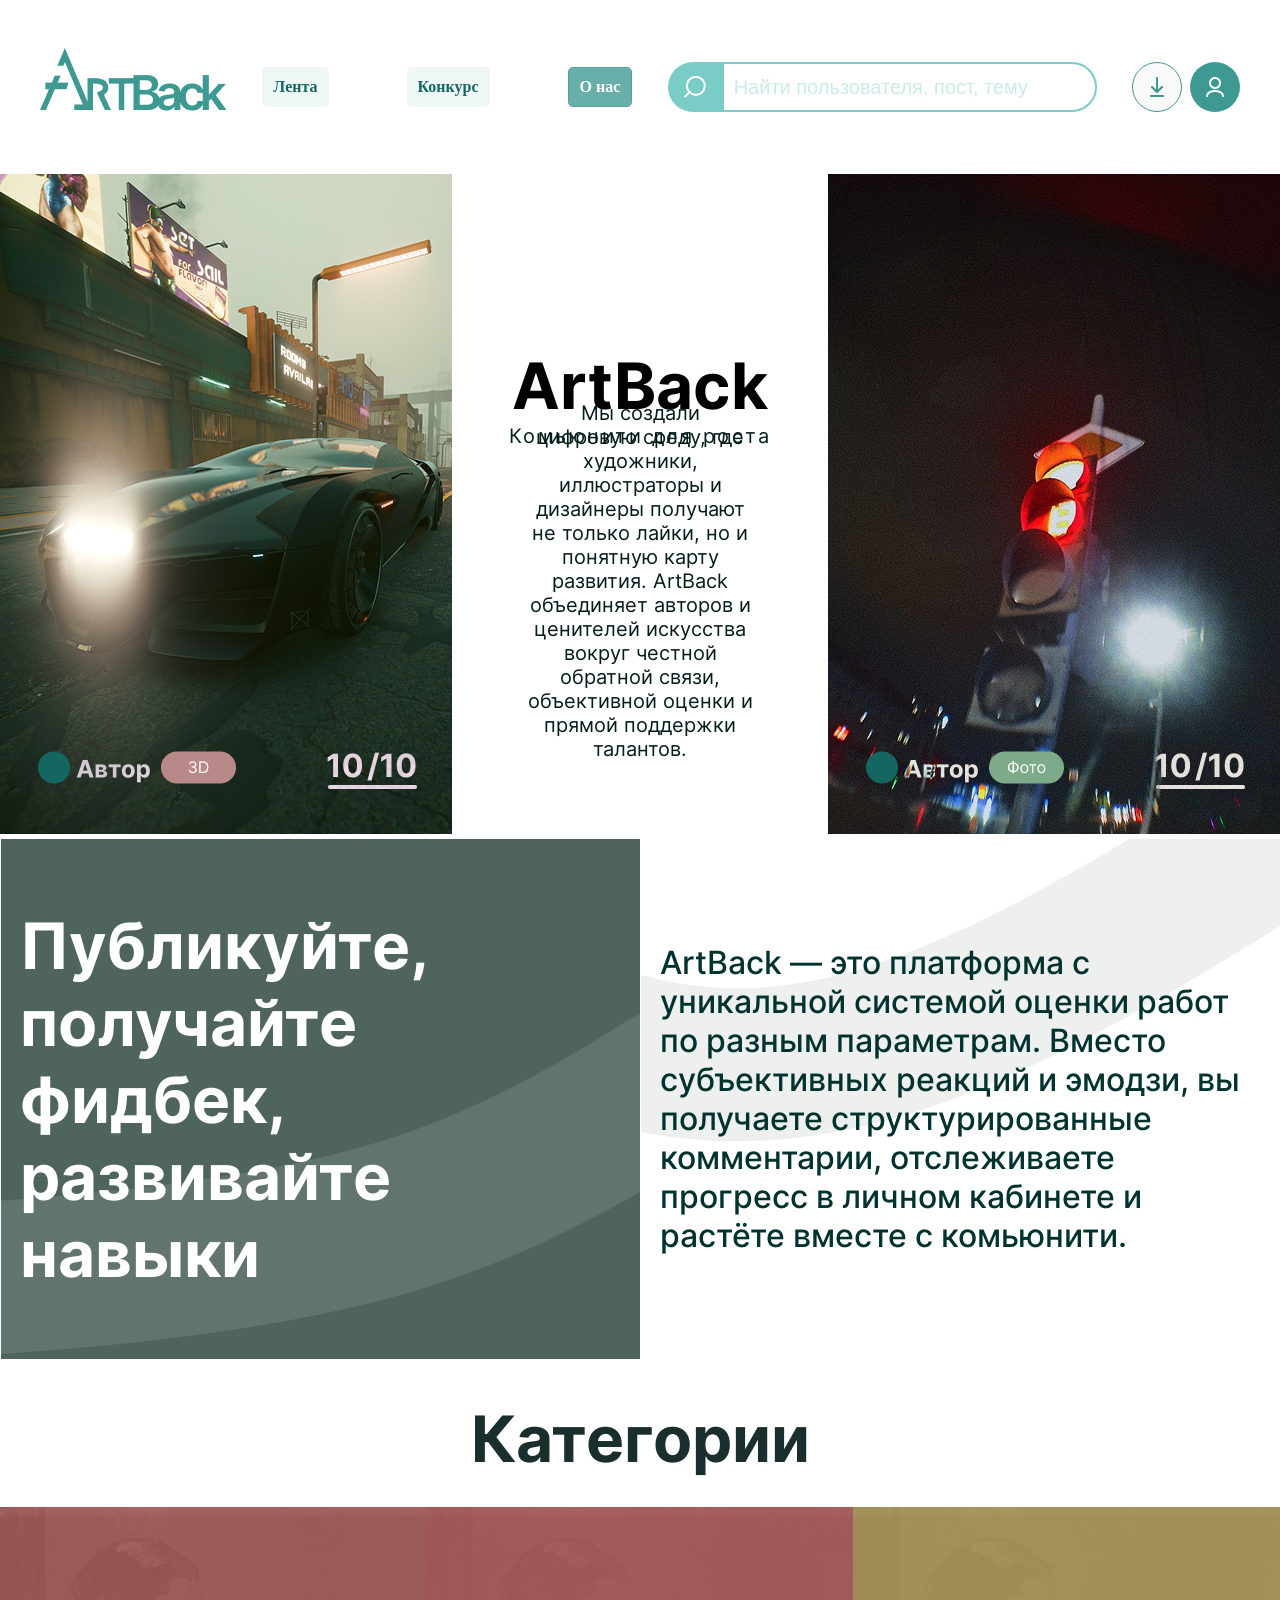
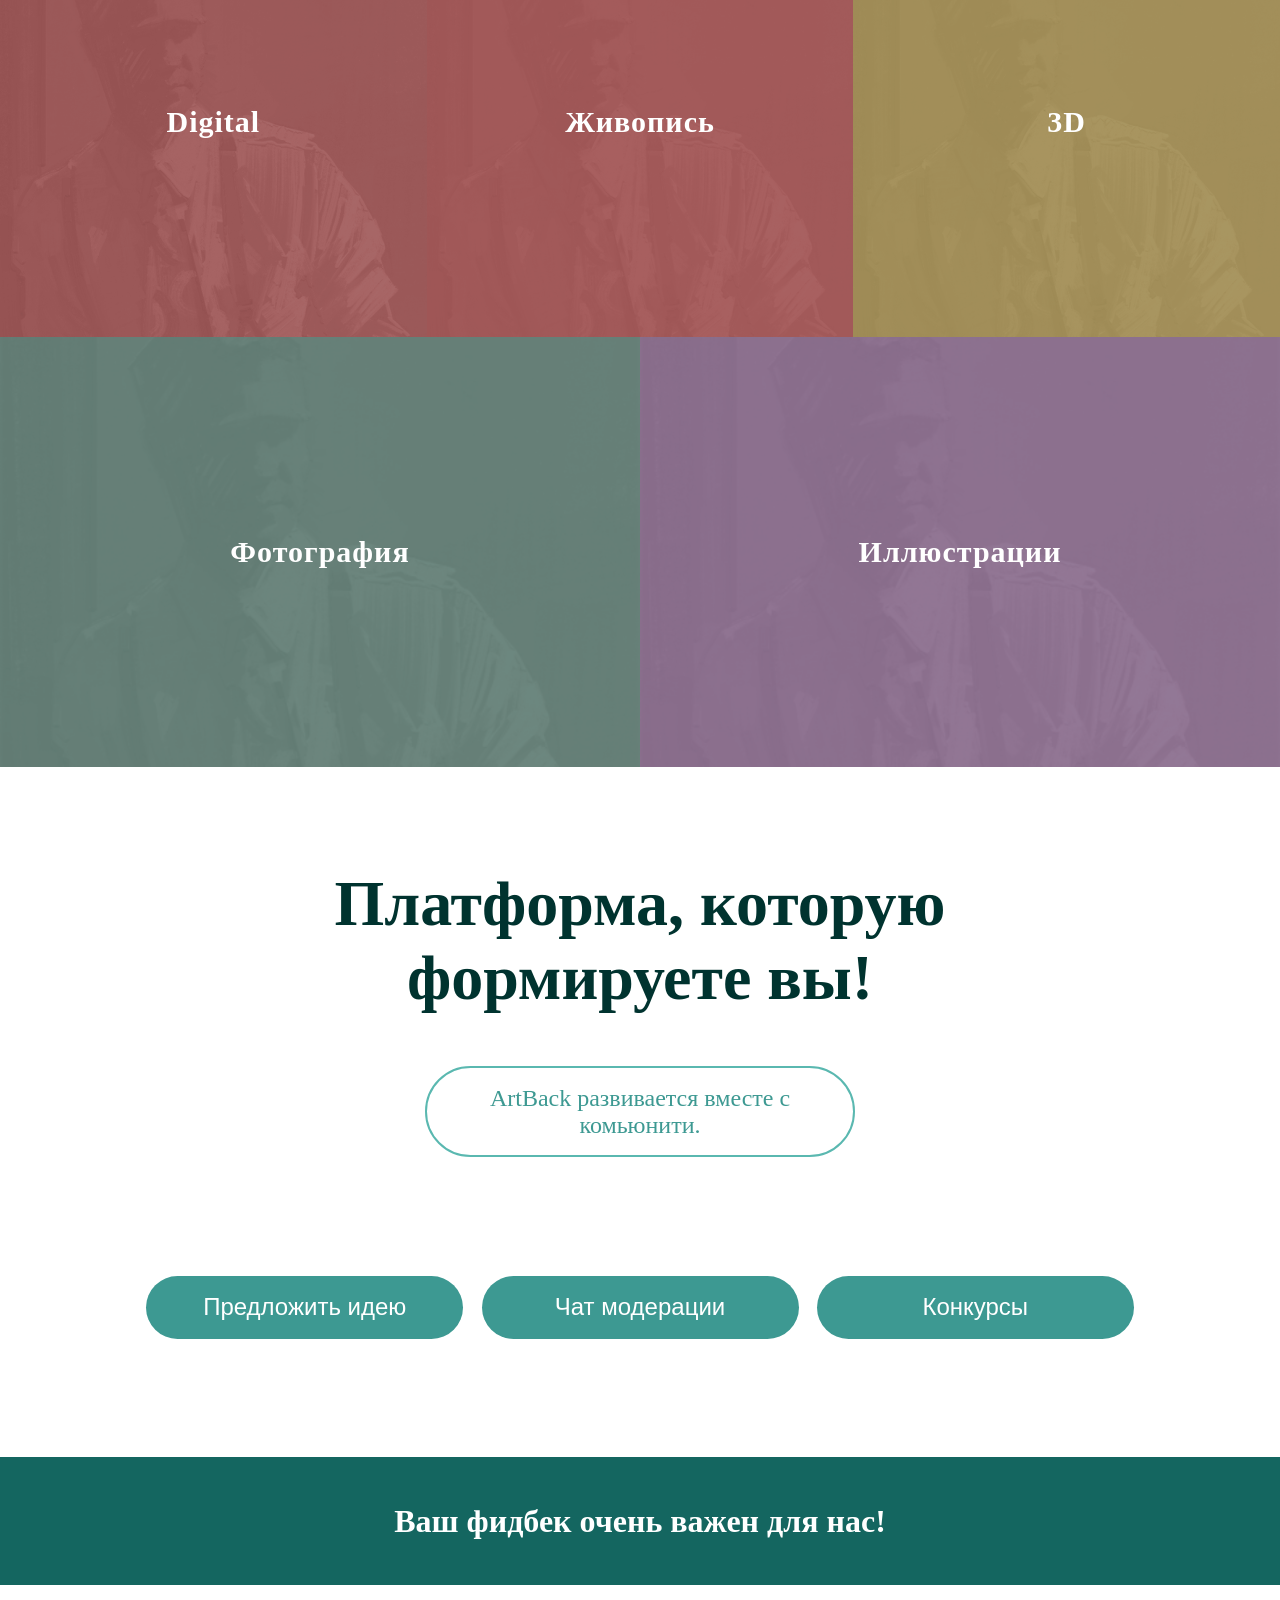
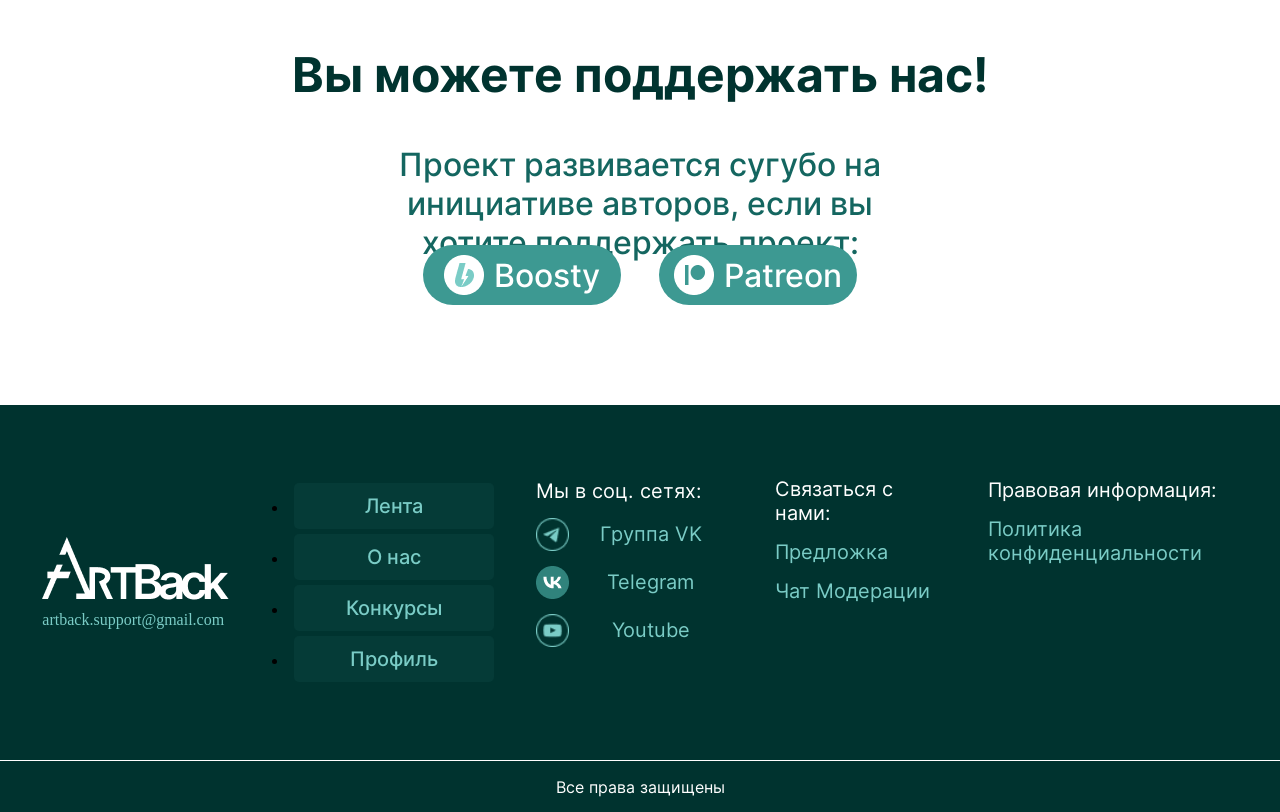
<file: ArtBack/index.html>
<!DOCTYPE html>
<html lang="en">
<head>
    <meta charset="UTF-8">
    <meta name="viewport" content="width=device-width, initial-scale=1.0">
    <title>Document</title>
    <link rel="stylesheet" href="style.css">
</head>
<body>
     <header class="header">
        <nav class="nav">
            <a class="nav__logo" href="../main_theme/index.html"><img src="logo.png" alt=""></a>
            <ul>
                <a class="nav__a" href="../lenta-page/front/index.html">Лента</a>
                <a class="nav__a" href="../events/index.html">Конкурс</a>
                <a class="nav__a active" href="../ArtBack/index.html">О нас</a>
            </ul>
            <div class="nav__search">
                <button><img src="Frame 50.png" alt=""></button>
                <input type="text" placeholder="Найти пользователя, пост, тему">
            </div>
            <div class="nav__profile">
                <button id="upload-button"><img src="Vector.png" alt=""></button>
                <button id="profile-button" onclick="window.location.href='../LK/index.html';"><img src="Vector (1).png" alt=""></button>
            </div>
        </nav>
    </header>
    <section class="about_us">
        <div class="all">
            <div class="main">
                <div>
                    <img src="Group 19.png" alt="">
                </div>
                <div class="info">
                    <div class="artback">
                        <h1>ArtBack</h1>
                        <p class="zag">Комьюнити для роста</p>
                    </div>
                    <div class="text">
                        <p class="text_p">Мы создали цифровую среду, где художники, иллюстраторы и дизайнеры получают не только лайки, но и понятную карту развития.
                         ArtBack объединяет авторов и ценителей искусства вокруг честной обратной связи, объективной оценки и прямой поддержки талантов.</p>
                    </div>
                </div>
                <div>
                    <img src="Group 20.png" alt="">
                </div>
            </div>
        </div>
    </section>
    <section>
        <div class="container">
            <div class="left-column">
                <div class="left-content">
                    <h1>Публикуйте, получайте фидбек, развивайте навыки</h1>
                </div>
            </div>

            <div class="right-column">
                <div class="right-content">
                    <p>
                       ArtBack — это платформа с уникальной системой оценки работ по разным параметрам. Вместо субъективных реакций и эмодзи, вы получаете структурированные комментарии, отслеживаете прогресс в личном кабинете и растёте вместе с комьюнити.
                    </p>
                </div>
            </div>
        </div>
        
    </section>
    <section class="categories-section">
        <h2 class="categories-title">Категории</h2>

        <div class="categories-grid">

            <!-- ВЕРХНИЙ РЯД: 3 карточки 480×430 -->
            <div class="category-card small" data-category="digital">
                <img src="Rectangle 10.png" class="category-image" alt="Digital">
                <div class="category-overlay">
                    <span class="category-label">Digital</span>
                </div>
                <div class="category-info-panel">
                    <button class="close-btn">&times;</button>
                    <h3 class="info-title">Digital</h3>
                    <div class="params-grid">
                        <div class="params-col">
                            <h4>Объективные параметры</h4>
                            <ul>
                                <li>Техника</li>
                                <li>Композиция</li>
                                <li>Цвет</li>
                                <li>Освещение</li>
                            </ul>
                        </div>
                        <div class="params-col">
                            <h4>Субъективные параметры</h4>
                            <ul>
                                <li>Атмосфера</li>
                                <li>Оригинальность</li>
                            </ul>
                        </div>
                    </div>
                </div>
            </div>

            <div class="category-card small" data-category="painting">
                <img src="Rectangle 10.png" class="category-image" alt="Живопись">
                <div class="category-overlay overlay-painting">
                    <span class="category-label">Живопись</span>
                </div>
                <div class="category-info-panel">
                    <button class="close-btn">&times;</button>
                    <h3 class="info-title">Живопись</h3>
                    <div class="params-grid">
                        <div class="params-col">
                            <h4>Объективные параметры</h4>
                            <ul>
                                <li>Техника</li>
                                <li>Композиция</li>
                                <li>Цвет</li>
                                <li>Освещение</li>
                            </ul>
                        </div>
                        <div class="params-col">
                            <h4>Субъективные параметры</h4>
                            <ul>
                                <li>Атмосфера</li>
                                <li>Оригинальность</li>
                            </ul>
                        </div>
                    </div>
                </div>
            </div>

            <div class="category-card small" data-category="3d">
                <img src="Rectangle 10.png" class="category-image" alt="3D">
                <div class="category-overlay overlay-3d">
                    <span class="category-label">3D</span>
                </div>
                <div class="category-info-panel">
                    <button class="close-btn">&times;</button>
                    <h3 class="info-title">3D</h3>
                    <div class="params-grid">
                        <div class="params-col">
                            <h4>Объективные параметры</h4>
                            <ul>
                                <li>Техника</li>
                                <li>Композиция</li>
                                <li>Цвет</li>
                                <li>Освещение</li>
                            </ul>
                        </div>
                        <div class="params-col">
                            <h4>Субъективные параметры</h4>
                            <ul>
                                <li>Атмосфера</li>
                                <li>Оригинальность</li>
                            </ul>
                        </div>
                    </div>
                </div>
            </div>

            <!-- НИЖНИЙ РЯД: 2 карточки 720×430 -->
            <div class="category-card large" data-category="photo">
                <img src="Rectangle 10.png" class="category-image" alt="Фотография">
                <div class="category-overlay overlay-photo">
                    <span class="category-label">Фотография</span>
                </div>
                <div class="category-info-panel">
                    <button class="close-btn">&times;</button>
                    <h3 class="info-title">Фотография</h3>
                    <div class="params-grid">
                        <div class="params-col">
                            <h4>Объективные параметры</h4>
                            <ul>
                                <li>Техника</li>
                                <li>Композиция</li>
                                <li>Цвет</li>
                                <li>Освещение</li>
                            </ul>
                        </div>
                        <div class="params-col">
                            <h4>Субъективные параметры</h4>
                            <ul>
                                <li>Атмосфера</li>
                                <li>Оригинальность</li>
                            </ul>
                        </div>
                    </div>
                </div>
            </div>

            <div class="category-card large" data-category="illustration">
                <img src="Rectangle 10.png" class="category-image" alt="Иллюстрации">
                <div class="category-overlay overlay-illustration">
                    <span class="category-label">Иллюстрации</span>
                </div>
                <div class="category-info-panel">
                    <button class="close-btn">&times;</button>
                    <h3 class="info-title">Иллюстрации</h3>
                    <div class="params-grid">
                        <div class="params-col">
                            <h4>Объективные параметры</h4>
                            <ul>
                                <li>Техника</li>
                                <li>Композиция</li>
                                <li>Цвет</li>
                                <li>Освещение</li>
                            </ul>
                        </div>
                        <div class="params-col">
                            <h4>Субъективные параметры</h4>
                            <ul>
                                <li>Атмосфера</li>
                                <li>Оригинальность</li>
                            </ul>
                        </div>
                    </div>
                </div>
            </div>

        </div>
    </section>
    <section>
        <div class="Platform">
            <div class="we">
                <div class="zagolovok67">
                    <h1>Платформа, которую формируете вы!</h1>
                    <div class="obvodka">
                        <p>ArtBack развивается вместе с комьюнити.</p>
                    </div>
                </div>
                <div class="knopki_zag">
                    <button class="moder">Предложить идею</button>
                    <button class="moder">Чат модерации</button>
                    <button class="moder">Конкурсы</button>
                </div>
                <div class="konec">
                    <h1>Ваш фидбек очень важен для нас!</h1>
                </div>
            </div>
        </div>
    </section>
    <section>
        <div class="podderjka">
            <div class="donat">
                <div class="us">
                    <h1>Вы можете поддержать нас!</h1>
                </div>
                <div class="proekt">
                    <p>Проект развивается сугубо на инициативе авторов, если вы хотите поддержать проект:</p>
                </div>
                <div class="boosty">   
                    <button class="kaka">
                        <img src="socials.png" alt="Boosty" class="btn-icon">
                        Boosty
                    </button>
                    <button class="kaka">
                        <img src="socials (1).png" alt="Patreon" class="btn-icon">
                        Patreon
                    </button>
                </div>
            </div>
        </div>
    </section>
    <footer>
        <div class="footer_d">
            <div class="pred_footer">
                <div class="logotip">
                    <img src="белое лого.png" alt="">
                    <a href="">artback.support@gmail.com</a>
                </div>
                <div class="lenta">
                    <li><button class="knopochki" onclick="window.location.href='../lenta-page/front/index.html';">Лента</button></li>
                    <li><button class="knopochki" onclick="window.location.href='../ArtBack/index.html';">О нас</button></li>
                    <li><button class="knopochki" onclick="window.location.href='../events/index.html';">Конкурсы</button></li>
                    <li><button class="knopochki" onclick="window.location.href='../LK/index.html';">Профиль</button></li>
                </div>
                <div class="socseti">
                    <p>Мы в соц. сетях:</p>
                    <div class="group">
                        <img src="телеграмм.png" alt="" class="kartina">
                        <a href="">Группа VK</a>
                    </div>
                    <div class="group">
                        <img src="вк.png" alt="" class="kartina">
                        <a href="">Telegram</a>
                    </div>
                    <div class="group">
                        <img src="ютуб.png" alt="" class="kartina">
                        <a href="">Youtube</a>
                    </div>
                </div>
                <div class="svyaz">
                    <p>Связаться с нами:</p>
                    <a href="">Предложка</a>
                    <a href="">Чат Модерации</a>
                </div>
                <div class="politica">
                    <p>Правовая информация:</p>
                    <a href="">Политика конфиденциальности</a>
                </div>
            </div>
        </div>
        <div class="prava">
            <div class="prava_o">
                <a href="">Все права защищены</a>
            </div>
        </div>
    </footer>
</body>
</html>
</file>
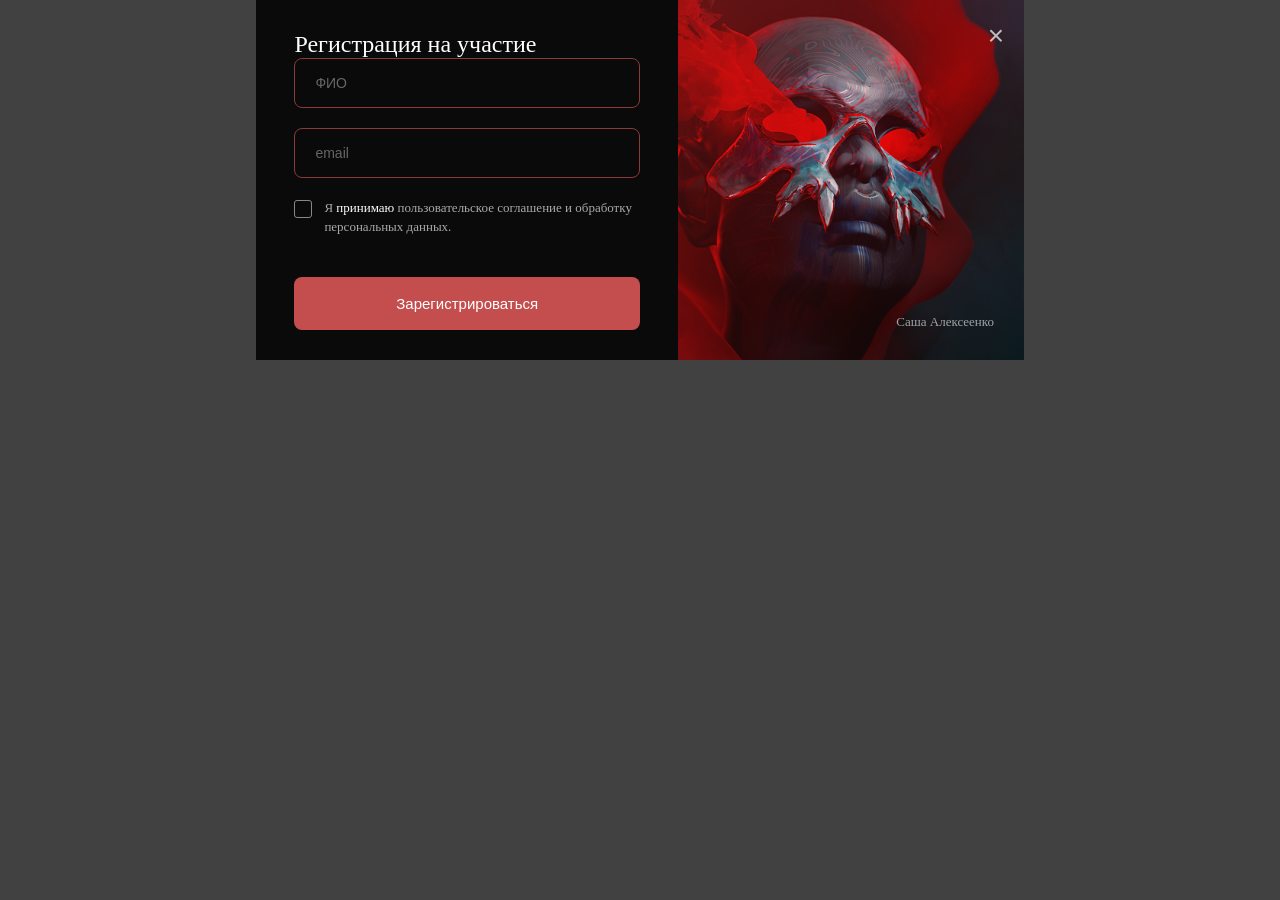
<file: HAX_registration/index.html>
<!DOCTYPE html>
<html lang="en">
<head>
    <meta charset="UTF-8">
    <meta name="viewport" content="width=, initial-scale=1.0">
    <title>Document</title>
    <link rel="stylesheet" href="style.css">
</head>
<body>
    <body>
    <div class="container">
        <div class="form-section">
            <div class="form-content">
                <h1 class="form-title">Регистрация на участие</h1>

                <form class="registration-form">
                    <div class="input-group">
                        <input type="text" class="form-input" placeholder="ФИО" required>
                    </div>

                    <div class="input-group">
                        <input type="email" class="form-input" placeholder="email" required>
                    </div>

                    <div class="checkbox-group">
                        <label class="checkbox-label">
                            <input type="checkbox" class="checkbox-input" required>
                            <span class="checkbox-custom"></span>
                            <span class="checkbox-text">
                                Я <span class="highlight">принимаю</span> <a href="">пользовательское соглашение и обработку персональных данных.</a>
                            </span>
                        </label>
                    </div>

                    <button type="submit" class="submit-btn">Зарегистрироваться</button>
                </form>
            </div>
        </div>

        <div class="image-section">
            <button class="close-btn">×</button>
            <div class="image-overlay"></div>
            <img src="./resourses/sasha.png" alt="Art" class="hero-image">
            <span class="artist-credit">Саша Алексеенко</span>
        </div>
    </div>
</body>
</html>
</file>
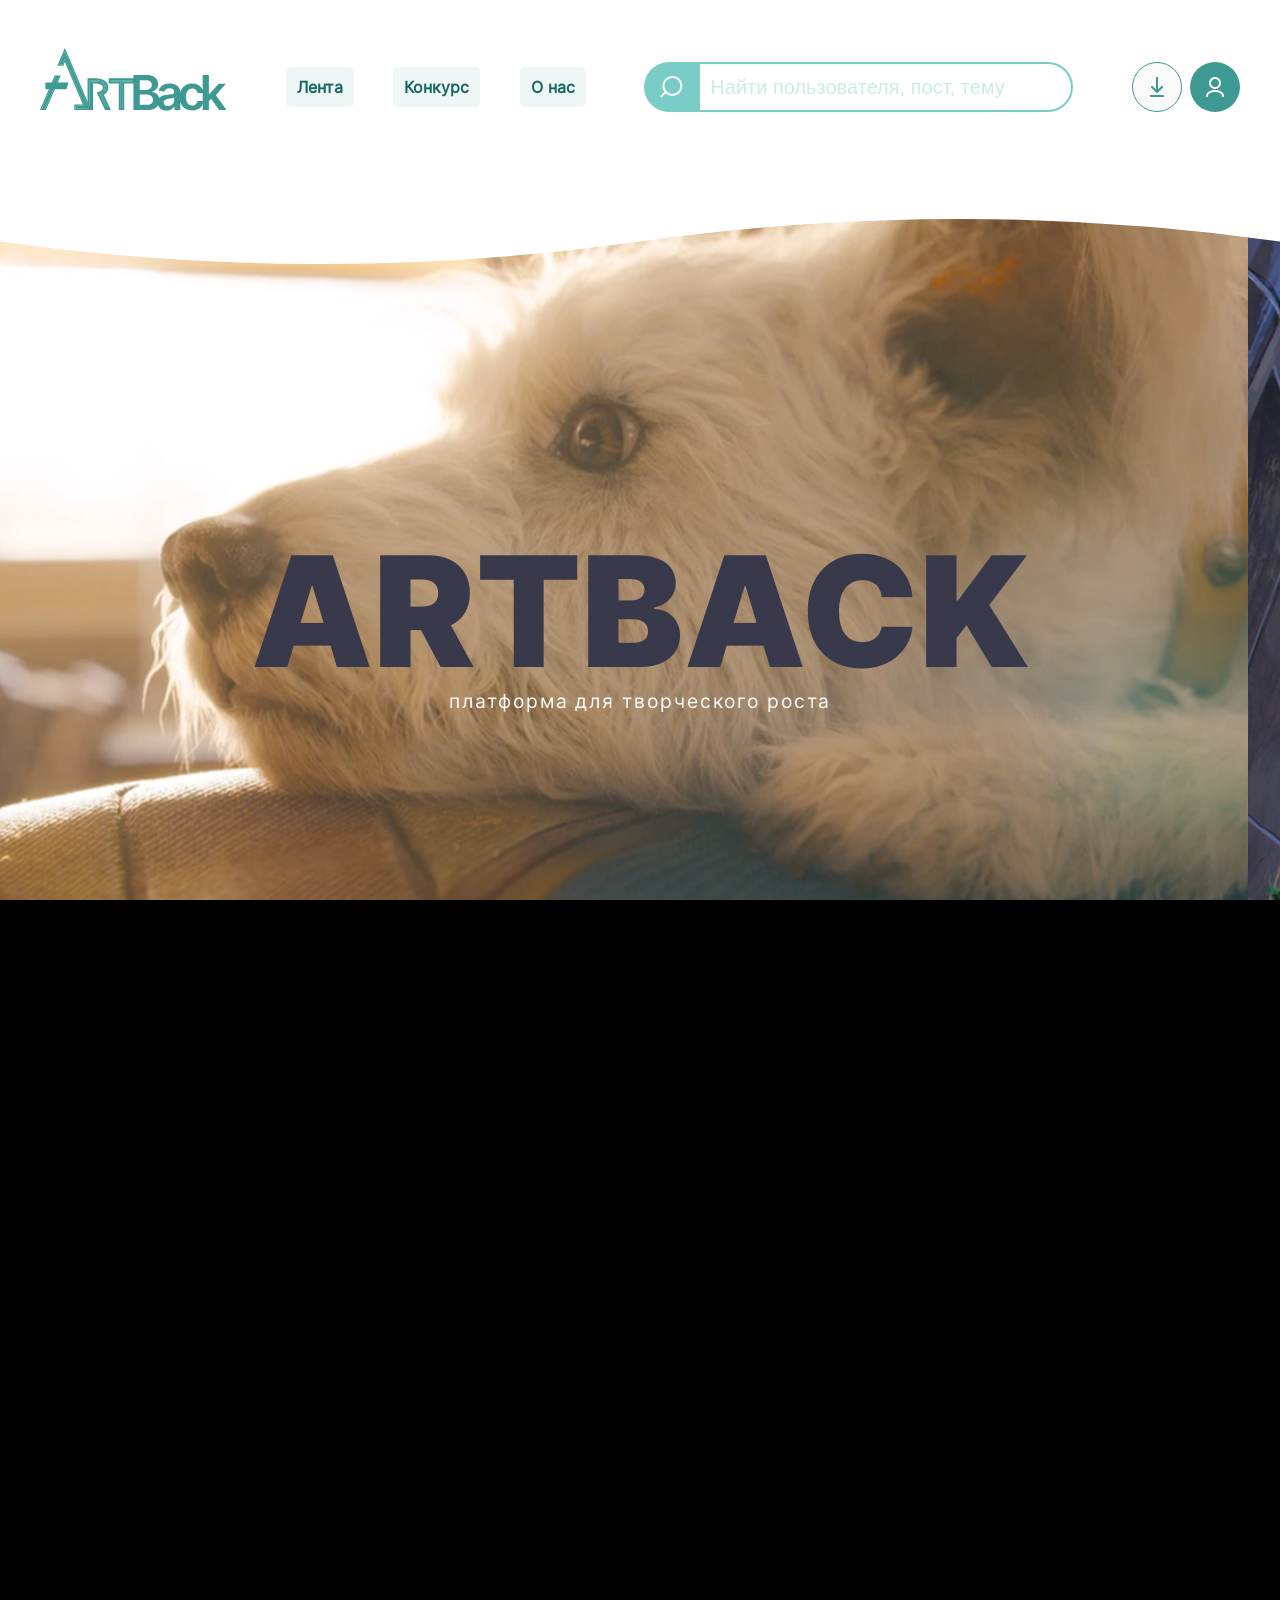
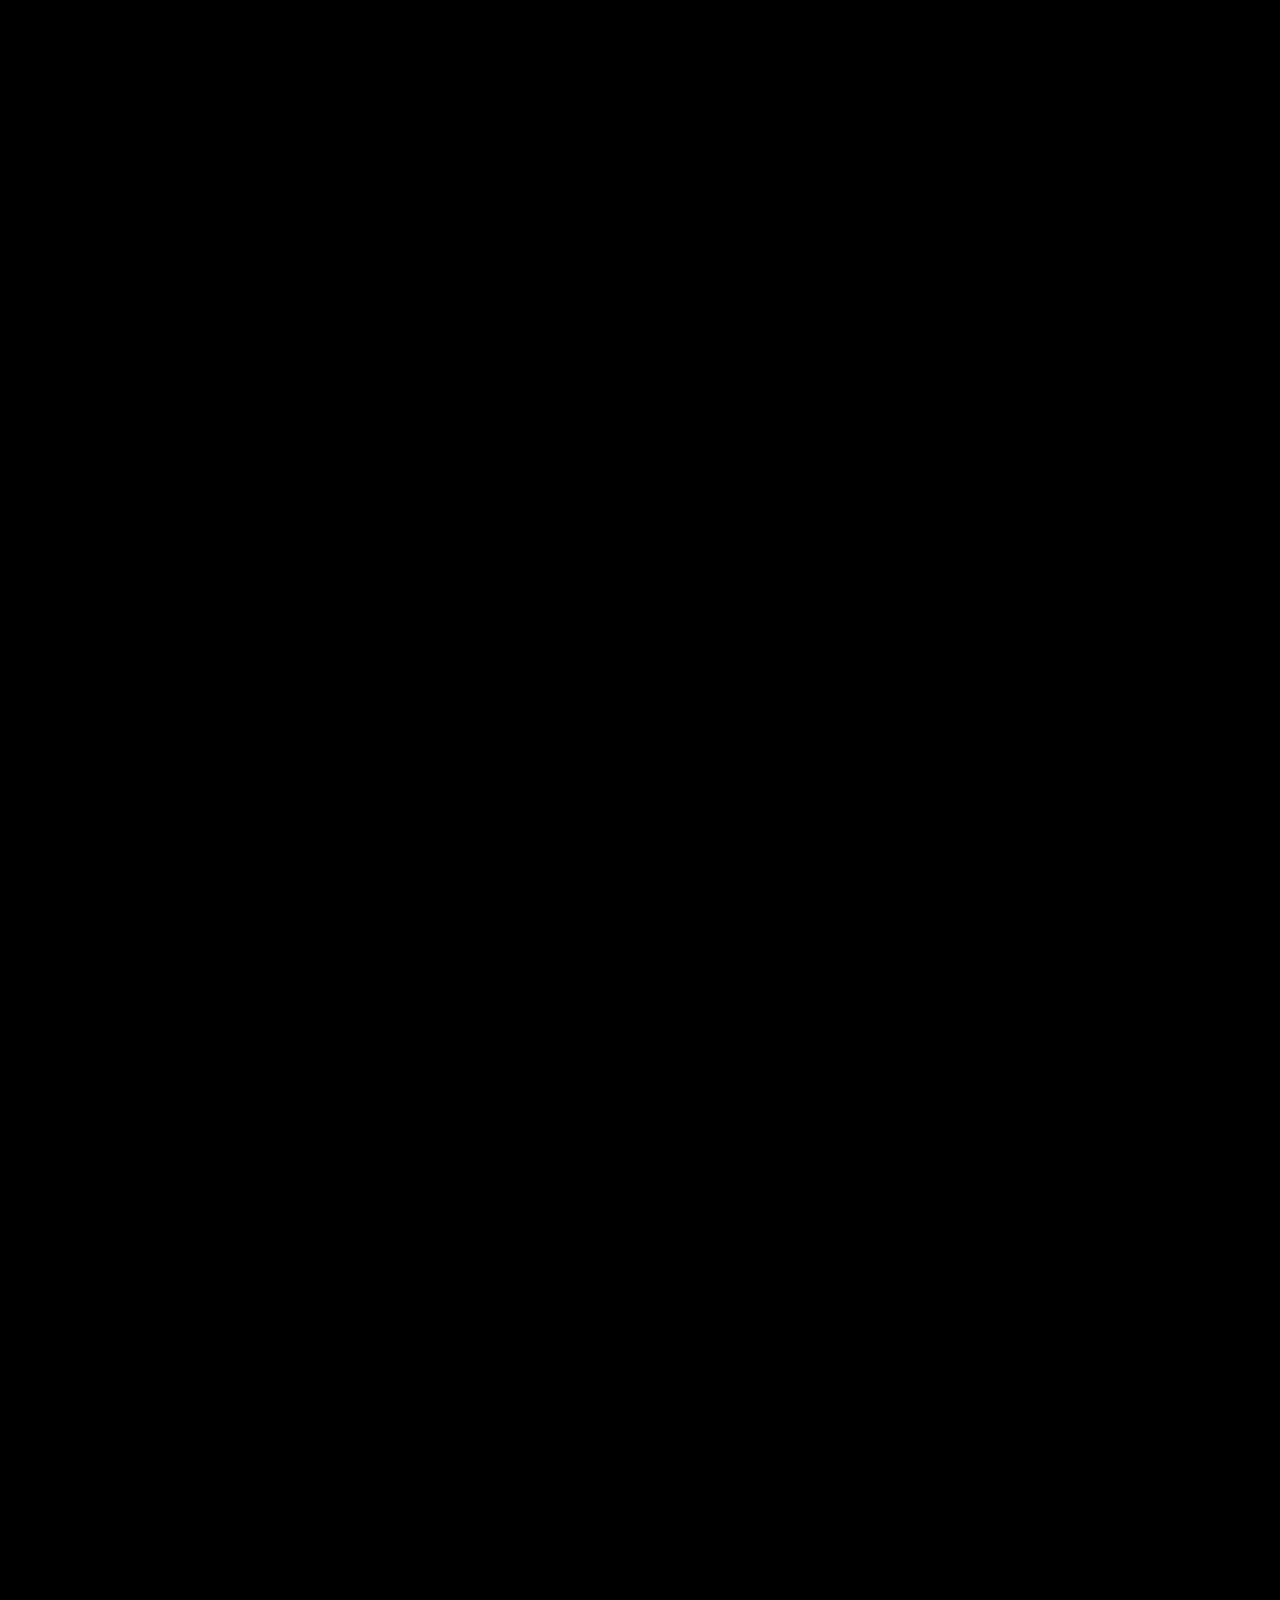
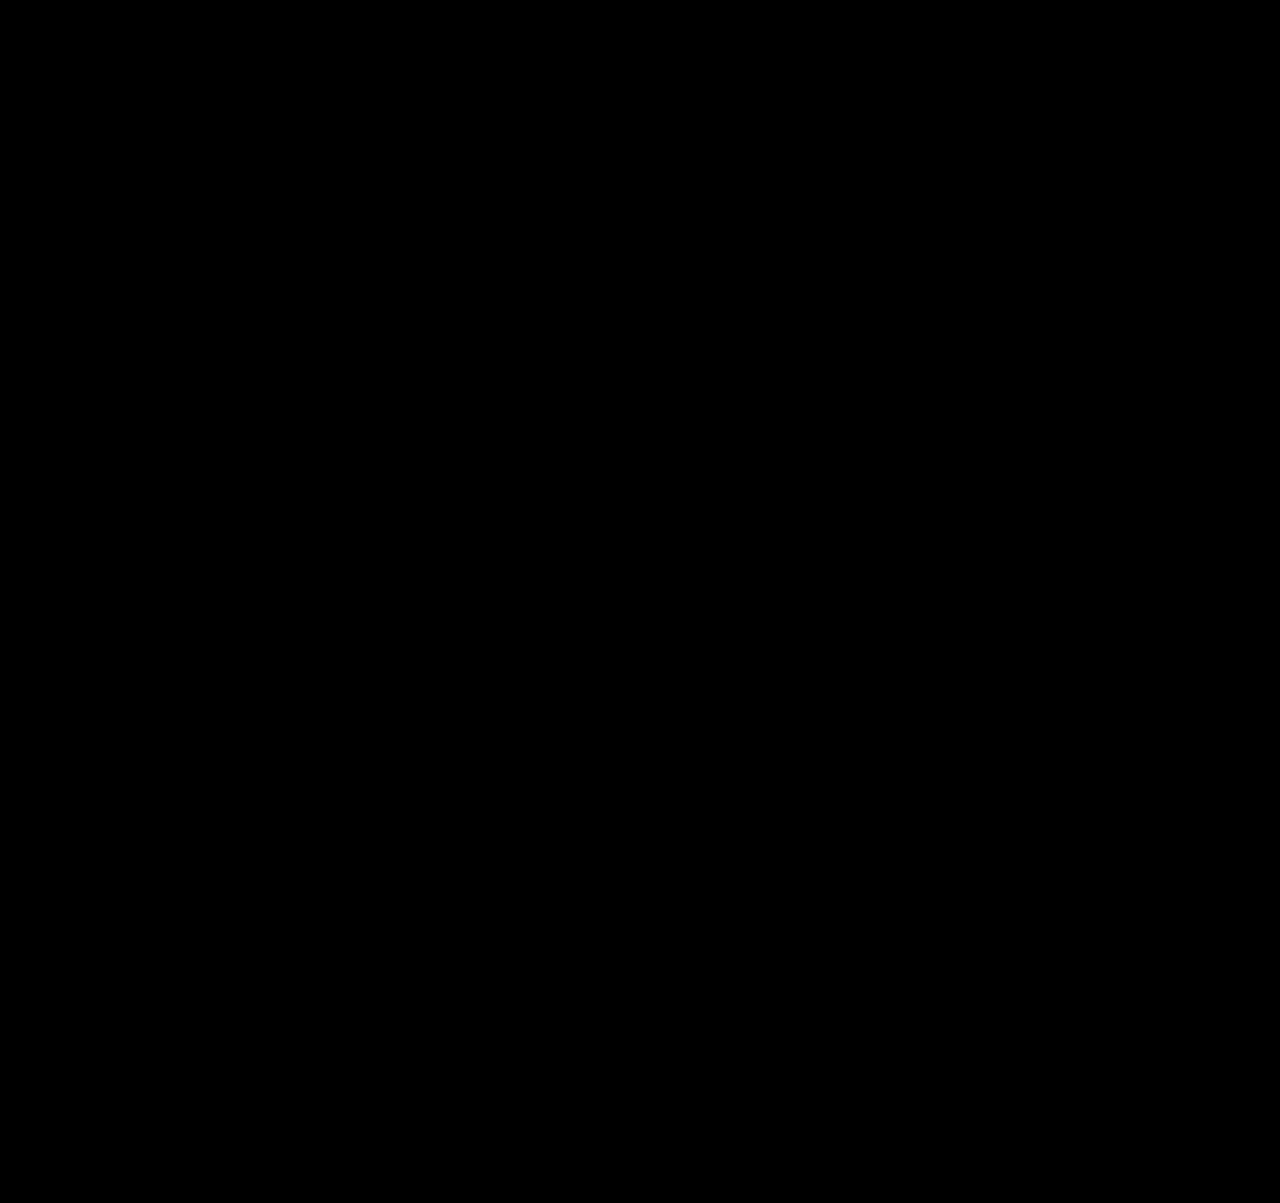
<file: main_theme/index.html>
<!DOCTYPE html>
<html lang="en">
<head>
    <meta charset="UTF-8">
    <meta name="viewport" content="width=device-width, initial-scale=1.0">
    <link rel="stylesheet" href="style.css">
    <title>Document</title>
</head>
<body>
    <header class="header">
        <nav class="nav">
            <a class="nav__logo" href=""><img src="images/header/logo.svg" alt=""></a>
            <ul>
                <a class="nav__a" href="../lenta-page/front/index.html">Лента</a>
                <a class="nav__a" href="../events/index.html">Конкурс</a>
                <a class="nav__a" href="../ArtBack/index.html">О нас</a>
            </ul>
            <div class="nav__search">
                <button><img src="images/header/search.png" alt=""></button>
                <input type="text" placeholder="Найти пользователя, пост, тему">
            </div>
            <div class="nav__profile">
                <button id="upload-button"><img src="images/header/upload.png" alt=""></button>
                <button id="profile-button" onclick="window.location.href='../LK/index.html';"><img src="images/header/profile.png" alt=""></button>
            </div>
        </nav>
    </header>
    
    <section class="slider-viewport">
        <!-- 1. Слайдер картинок (едет влево) -->
        <div class="slider-track" id="sliderTrack">
            <div class="slide" style="background-image: url(resource/bg_image\ \(2\).png);"></div>
            <div class="slide" style="background-image: url(resource/bg_image\ \(1\).png);"></div>
            <div class="slide" style="background-image: url(resource/bg_image\ \(3\).png);"></div>
        </div>

        <!-- 2. Верхняя белая волна (плывет вправо) -->
        <div class="wave wave-top">
            <svg viewBox="0 0 1200 120" preserveAspectRatio="none">
                <path d="M0,0V60Q150,100,300,60T600,60T900,60T1200,60V0Z" fill="#ffffff"/>
            </svg>
        </div>

        <!-- 3. Центральный текст (аккуратно меняет цвет) -->
        <div class="text-container">
            <h1 class="main-title" id="sliderText">ARTBACK</h1>
            <p class="subtitle">платформа для творческого роста</p>
        </div>

        <!-- 4. Нижняя чёрная волна (плывет влево) -->
        <div class="wave wave-bottom">
            <svg viewBox="0 0 1200 120" preserveAspectRatio="none">
                <path d="M0,120V60Q150,20,300,60T600,60T900,60T1200,60V120Z" fill="#000000"/>
            </svg>
        </div>
    </section>

    <section class="about-section">
        <div class="about-content">
            <h2 class="about-title">О нас</h2>
            
            <p class="about-text">
            Мы создали цифровую среду, где художники, иллюстраторы и дизайнеры получают не только лайки, но и понятную карту развития. ArtBack объединяет авторов и ценителей искусства вокруг честной обратной связи, объективной оценки и прямой поддержки талантов.
            </p>
            
            <a href="../ArtBack/index.html" class="about-link">Узнать подробнее</a>
        </div>
    </section>
    <section class="promo-section">
        <div class="promo-section__bg"></div>
        <div class="promo-section__content">
            <span class="promo-section__subtitle">Лента</span>
            <h1 class="promo-section__title">Работает<br>идеально</h1>
            <a href="../lenta-page/front/index.html" class="promo-section__link">Узнать подробнее</a>
        </div>
    </section>
    <section class="evaluation-section">
        <!-- Левый блок с контентом -->
        <div class="evaluation-section__content">
            <h2 class="evaluation-section__title">Система оценивания</h2>
            <p class="evaluation-section__text">
            Система оценивания на сайте учитывает как объективные параметры работы (техника, композиция, соответствие ТЗ), так и субъективные — художественную выразительность и авторский стиль. Это даёт комплексную оценку творчества автора.
            </p>
        </div>

        <!-- Правый блок со слайдером картинок -->
        <div class="evaluation-section__slider-wrapper">
            <div class="evaluation-section__slider" id="verticalSlider">
            <!-- Слайд 1 -->
            <div class="evaluation-section__slide">
                <img src="resource/slider_img (1).png" alt="Система оценивания 1">
                <div class="evaluation-section__rating"></div>
            </div>
            <!-- Слайд 2 -->
            <div class="evaluation-section__slide">
                <img src="resource/slider_img (2).png" alt="Система оценивания 2">
                <div class="evaluation-section__rating"></div>
            </div>
            <!-- Слайд 3 -->
            <div class="evaluation-section__slide">
                <img src="resource/slider_img (3).png" alt="Система оценивания 3">
                <div class="evaluation-section__rating"></div>
            </div>
            </div>

            <!-- Вертикальная пагинация -->
            <div class="evaluation-section__pagination" id="sliderPagination"></div>
        </div>
    </section>

    <section class="contests-section">
        <div class="contests-section__content">
            <h2 class="contests-section__title">Конкурсы</h2>
            <p class="contests-section__text">
            В наших конкурсах ты можешь не просто показать свой талант, но и получить по-настоящему ценные награды: подписки на топовые сервисы, лицензии на софт, мерч от партнёров и даже денежные призы. Каждая работа — шанс выделиться.
            </p>
            <a href="../events/index.html" class="contests-section__link">Узнать подробнее</a>
        </div>
    </section>

<footer class="footer">
  <div class="footer__inner">

    <div class="footer__top">

      <div class="footer__brand">
        <a class="footer__logo" href="">
            <img src="./resource/logo.png" alt="">
        </a>
        <p class="footer__tagline">artback.support@gmail.com</p>
      </div>

      <nav class="footer__nav" aria-label="Навигация по сайту">
<div class="footer__nav-group">
  <ul class="menu-btn-list">
    <li><button class="menu-btn" onclick="window.location.href='../lenta-page/front/index.html';">Лента</button></li>
    <li><button class="menu-btn" onclick="window.location.href='../ArtBack/index.html';">О нас</button></li>
    <li><button class="menu-btn" onclick="window.location.href='../events/index.html';">Конкурсы</button></li>
    <li><button class="menu-btn" onclick="window.location.href='../LK/index.html';">Профиль</button></li>
  </ul>
</div>

        <div class="footer__nav-group">
          <h3>Компания</h3>
          <ul>
            <li><a href="#">Блог</a></li>
            <li><a href="#">Вакансии</a></li>
            <li><a href="#">Конфиденциальность</a></li>
            <li><a href="#">Пользовательское соглашение</a></li>
          </ul>
        </div>

        <div class="footer__nav-group">
          <h3>Поддержка</h3>
          <ul>
            <li><a href="#">Помощь</a></li>
            <li><a href="#">Чат с модерацией</a></li>
            <li><a href="#">Предложка</a></li>
            <li><a href="#">Связаться с нами</a></li>
          </ul>
        </div>
      </nav>

      <div class="footer__newsletter">
        <h3>Рассылка</h3>
        <p>Уведомление о новых конкурсах</p>
        <form class="footer__form" onsubmit="event.preventDefault(); this.querySelector('button').textContent='Готово ✓';">
          <label for="footer-email" class="visually-hidden">Email</label>
          <input id="footer-email" type="email" placeholder="Ваш email" required>
          <button type="submit">Подписаться</button>
        </form>
        <p class="footer__form-note">Отписаться можно в любой момент.</p>
      </div>

    </div>

    <hr class="footer__divider">

    <div class="footer__bottom">
      <div class="footer__legal">
        <span>© 2026 Artback. Все права защищены.</span>
      </div>

      <div class="footer__social">
        <a href="" aria-label="Tg">
            <img src="./resource/tg_logo.png" alt="">
        </a>
        <a href="" aria-label="Vk">
            <img src="./resource/Vk_logo.png" alt="">
        </a>
        <a href="" aria-label="Boosty">
            <img src="./resource/boosty_logo.png" alt="">
        </a>
        </a>
      </div>
    </div>
  </hr>
</footer>

    <script src="script.js"></script>
</body>
</html>
</file>
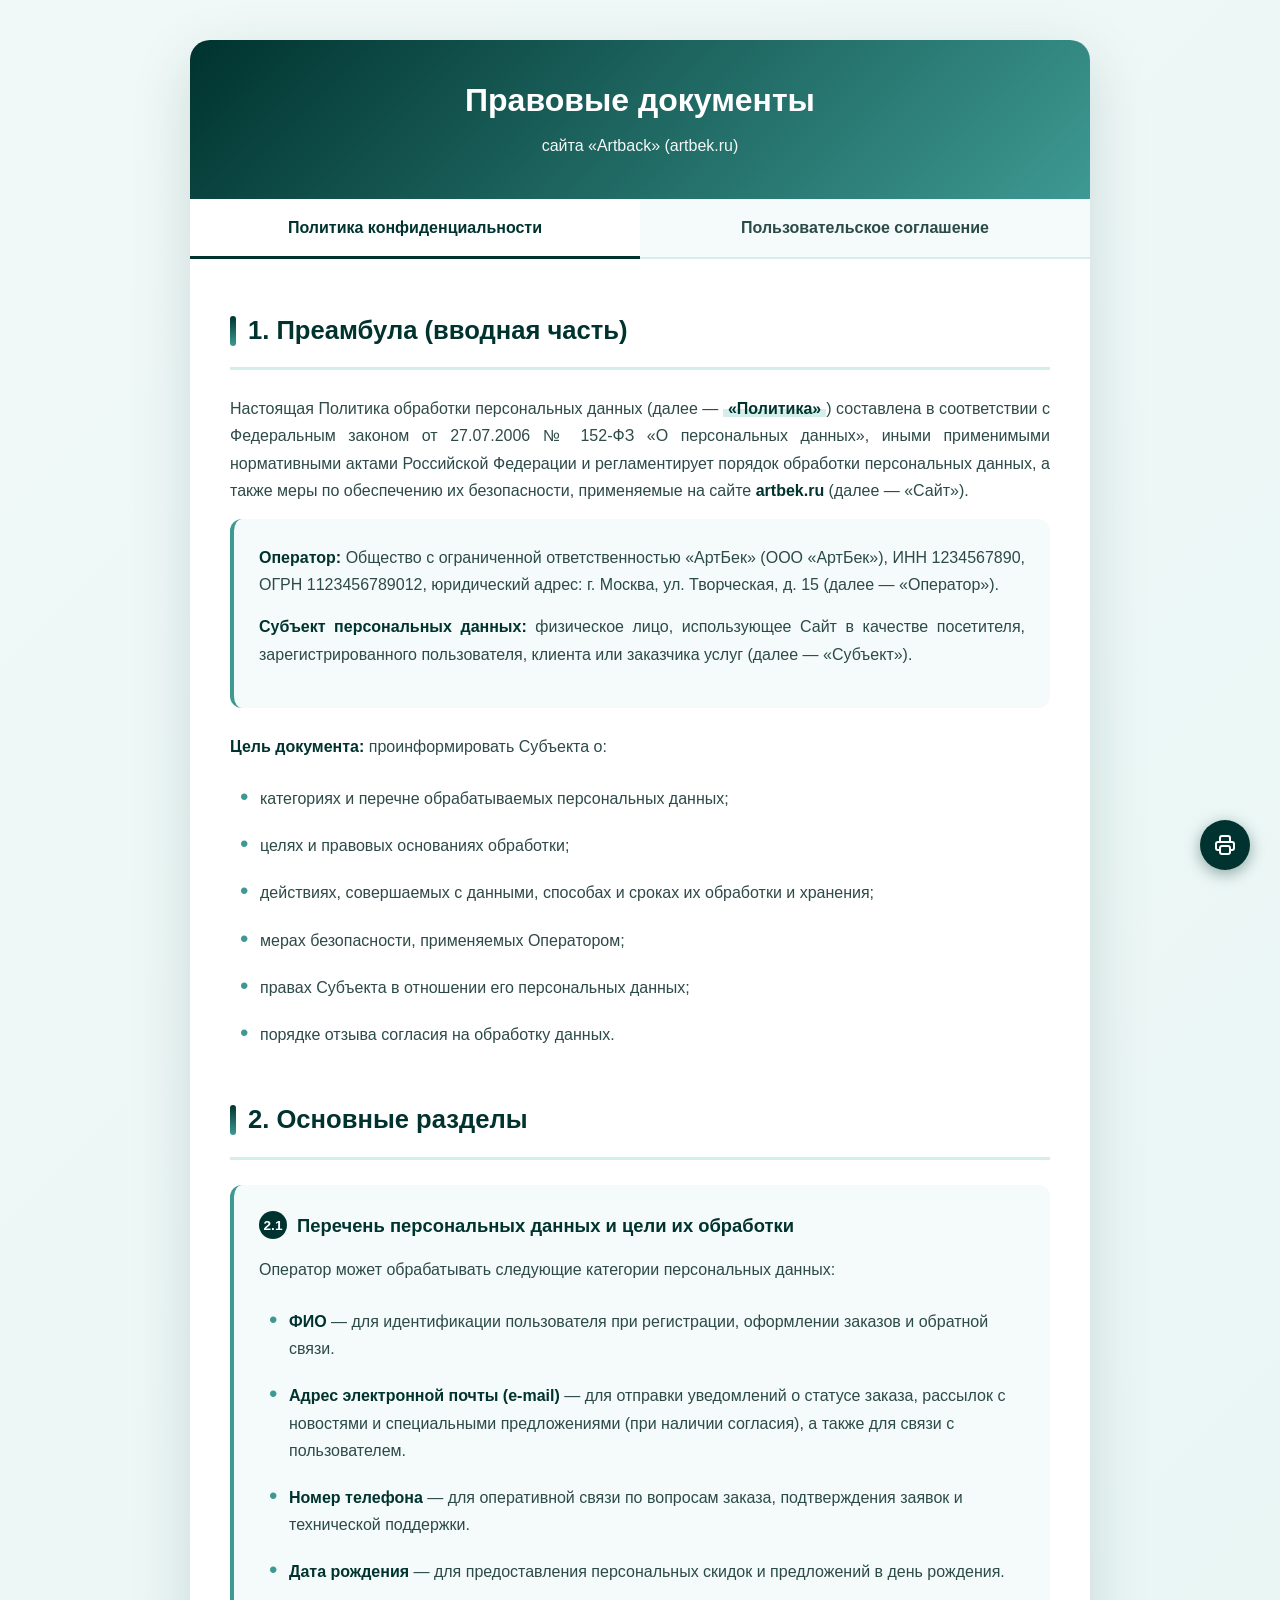
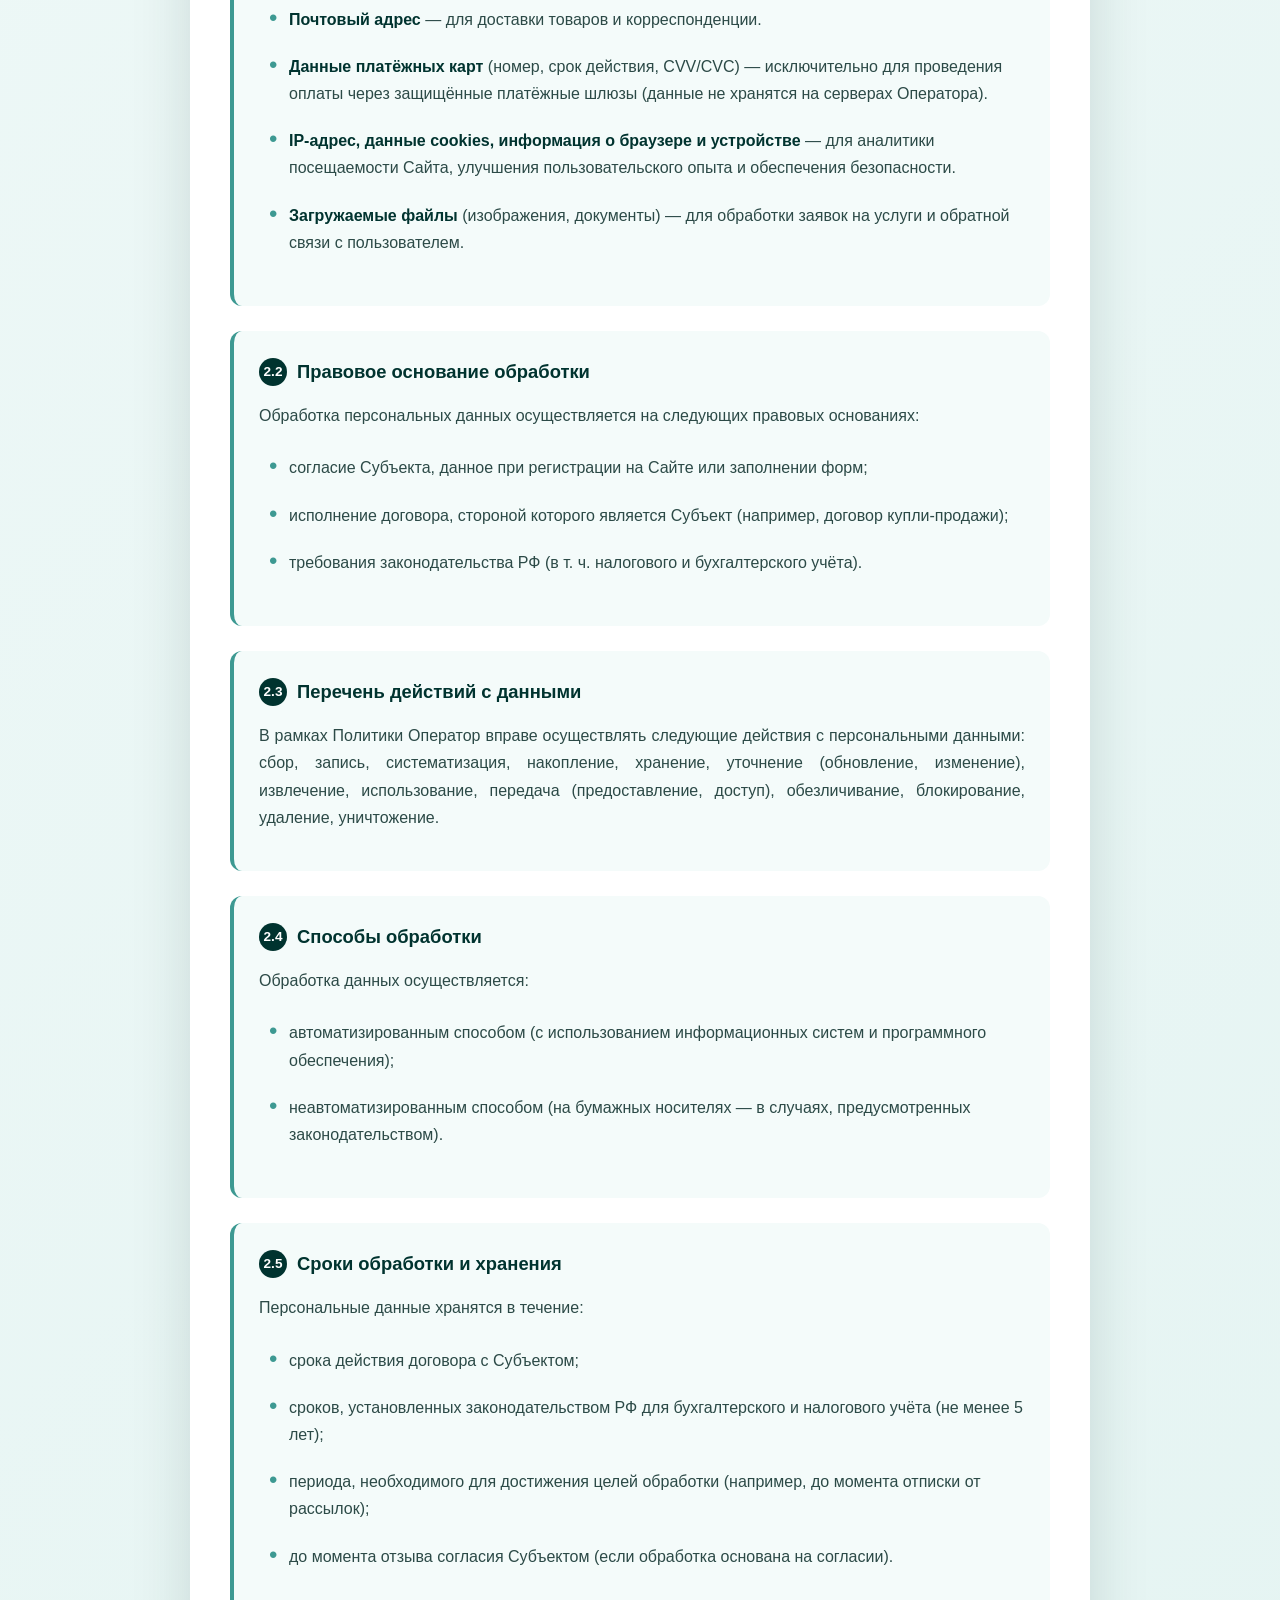
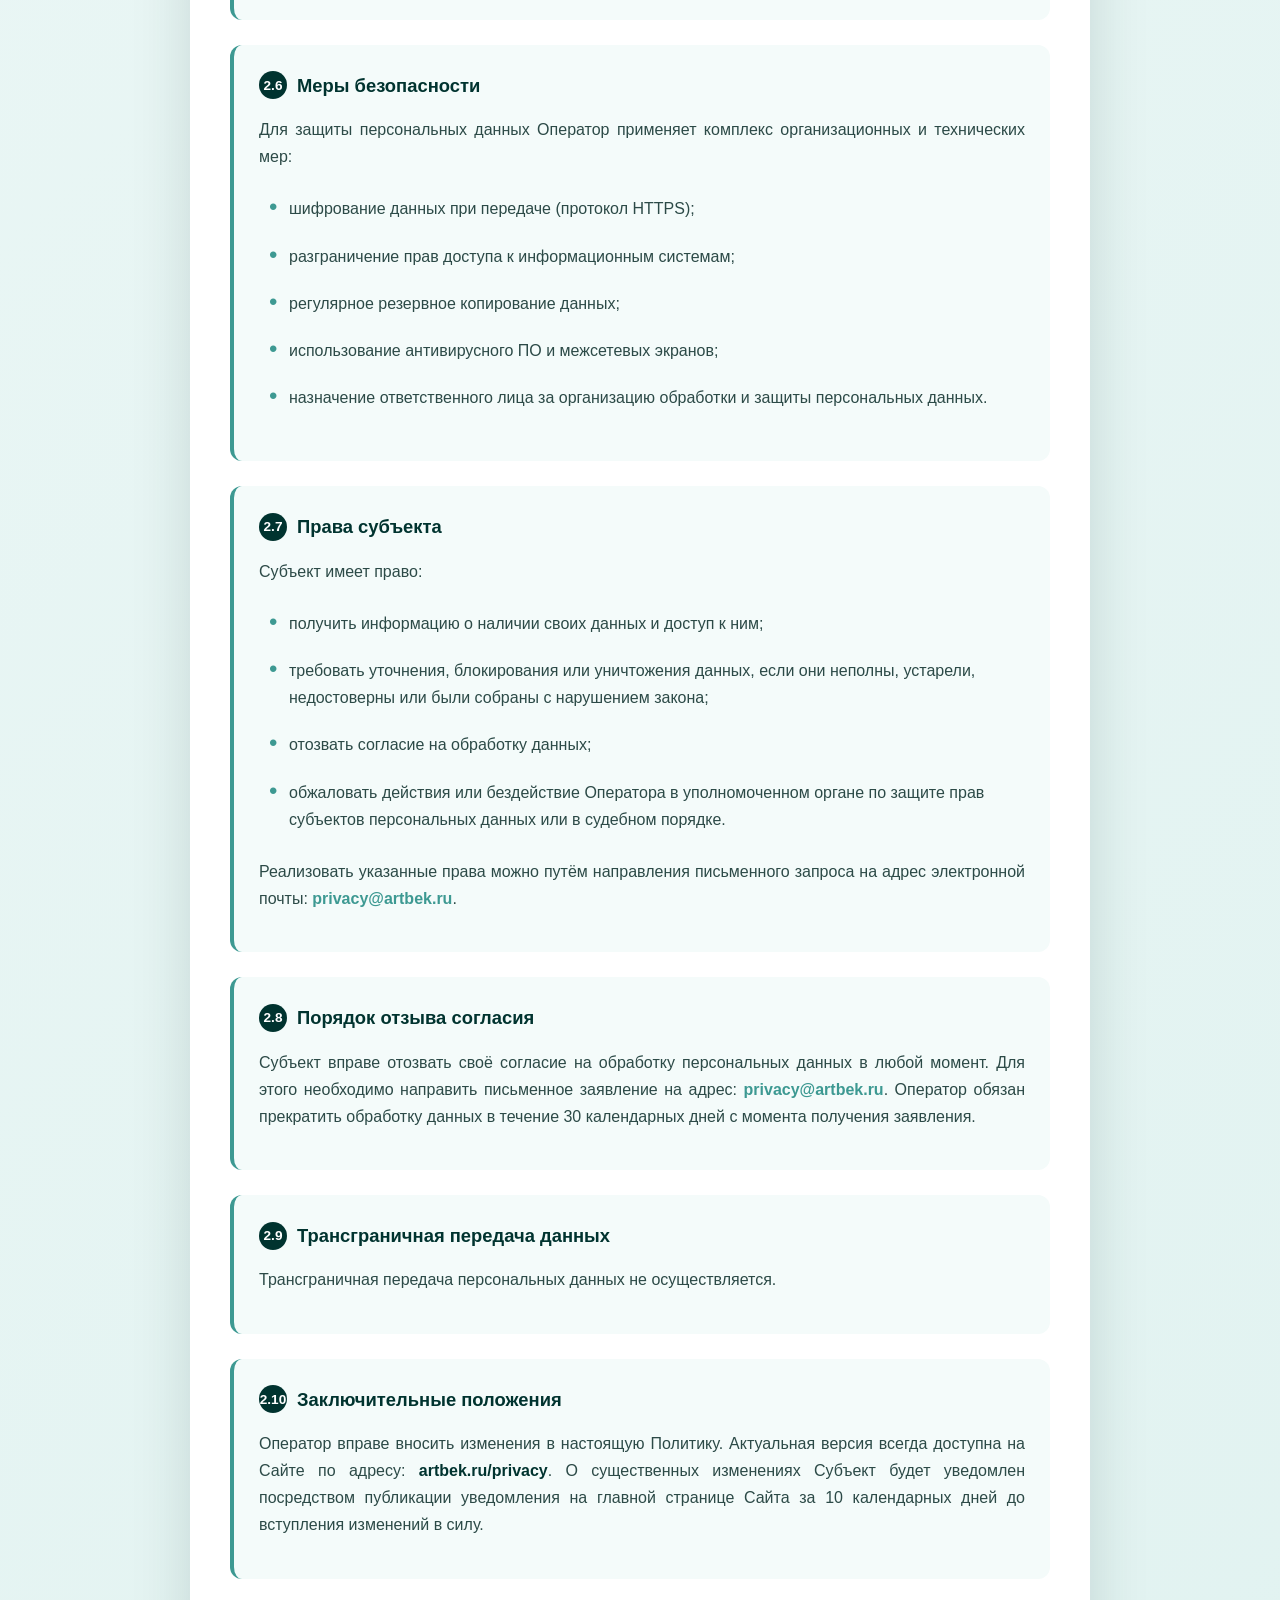
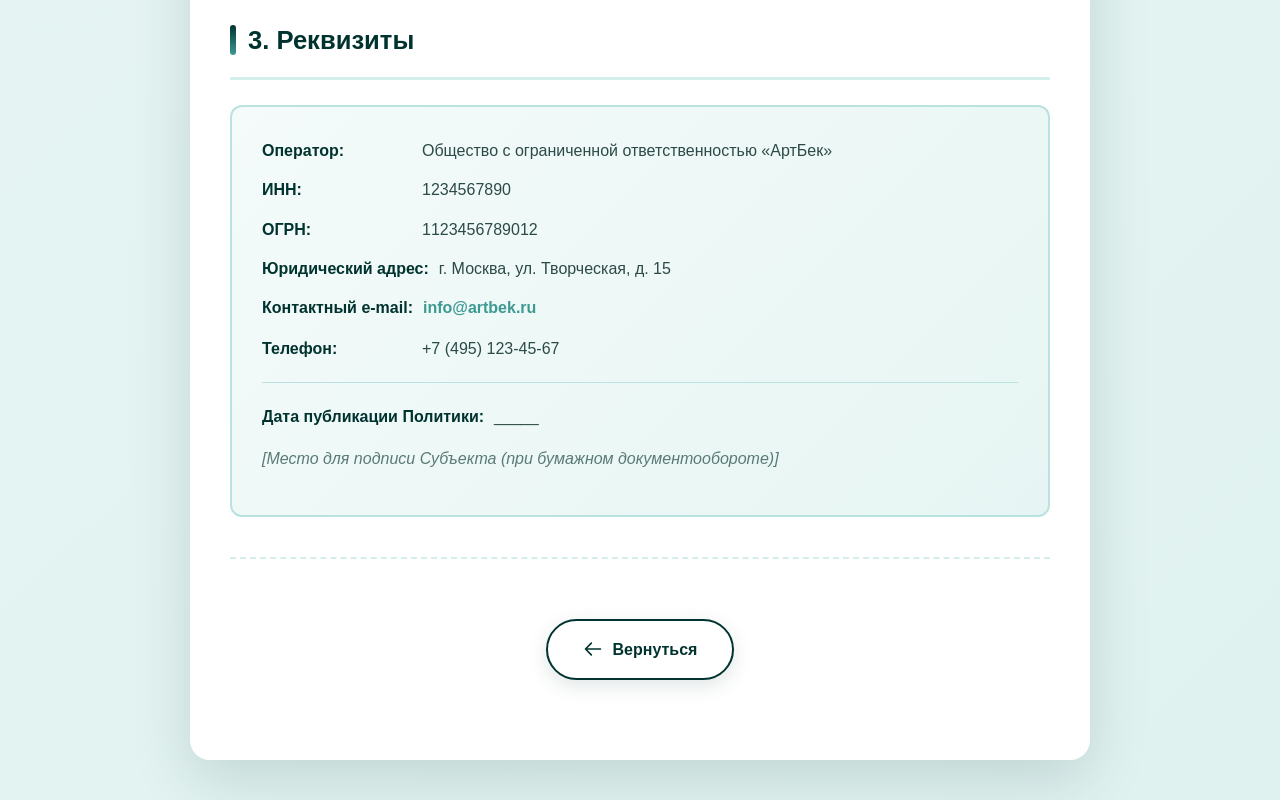
<file: politics/index.html>
<!DOCTYPE html>
<html lang="en">
<head>
    <meta charset="UTF-8">
    <meta name="viewport" content="width=device-width, initial-scale=1.0">
    <title>Document</title>
    <link rel="stylesheet" href="style.css">
</head>
<body>
    <div class="container">
        <div class="header">
            <h1>Правовые документы</h1>
            <div class="subtitle">сайта «Artback» (artbek.ru)</div>
        </div>

        <div class="tabs">
            <button class="tab active" data-tab="privacy">Политика конфиденциальности</button>
            <button class="tab" data-tab="terms">Пользовательское соглашение</button>
        </div>

        <!-- Политика обработки персональных данных -->
        <div id="privacy" class="tab-content active">
            <div class="content">
                <div class="section">
                    <h2 class="section-title">1. Преамбула (вводная часть)</h2>
                    <div class="text">
                        Настоящая Политика обработки персональных данных (далее — <span class="highlight">«Политика»</span>) составлена в соответствии с Федеральным законом от 27.07.2006 № 152‑ФЗ «О персональных данных», иными применимыми нормативными актами Российской Федерации и регламентирует порядок обработки персональных данных, а также меры по обеспечению их безопасности, применяемые на сайте <strong>artbek.ru</strong> (далее — «Сайт»).
                    </div>
                    
                    <div class="subsection">
                        <div class="text">
                            <strong>Оператор:</strong> Общество с ограниченной ответственностью «АртБек» (ООО «АртБек»), ИНН 1234567890, ОГРН 1123456789012, юридический адрес: г. Москва, ул. Творческая, д. 15 (далее — «Оператор»).
                        </div>
                        <div class="text">
                            <strong>Субъект персональных данных:</strong> физическое лицо, использующее Сайт в качестве посетителя, зарегистрированного пользователя, клиента или заказчика услуг (далее — «Субъект»).
                        </div>
                    </div>

                    <div class="text">
                        <strong>Цель документа:</strong> проинформировать Субъекта о:
                    </div>
                    <ul>
                        <li>категориях и перечне обрабатываемых персональных данных;</li>
                        <li>целях и правовых основаниях обработки;</li>
                        <li>действиях, совершаемых с данными, способах и сроках их обработки и хранения;</li>
                        <li>мерах безопасности, применяемых Оператором;</li>
                        <li>правах Субъекта в отношении его персональных данных;</li>
                        <li>порядке отзыва согласия на обработку данных.</li>
                    </ul>
                </div>

                <div class="section">
                    <h2 class="section-title">2. Основные разделы</h2>
                    
                    <div class="subsection">
                        <div class="subsection-title">
                            <span class="number">2.1</span>
                            Перечень персональных данных и цели их обработки
                        </div>
                        <div class="text">Оператор может обрабатывать следующие категории персональных данных:</div>
                        <ul>
                            <li><strong>ФИО</strong> — для идентификации пользователя при регистрации, оформлении заказов и обратной связи.</li>
                            <li><strong>Адрес электронной почты (e‑mail)</strong> — для отправки уведомлений о статусе заказа, рассылок с новостями и специальными предложениями (при наличии согласия), а также для связи с пользователем.</li>
                            <li><strong>Номер телефона</strong> — для оперативной связи по вопросам заказа, подтверждения заявок и технической поддержки.</li>
                            <li><strong>Дата рождения</strong> — для предоставления персональных скидок и предложений в день рождения.</li>
                            <li><strong>Почтовый адрес</strong> — для доставки товаров и корреспонденции.</li>
                            <li><strong>Данные платёжных карт</strong> (номер, срок действия, CVV/CVC) — исключительно для проведения оплаты через защищённые платёжные шлюзы (данные не хранятся на серверах Оператора).</li>
                            <li><strong>IP‑адрес, данные cookies, информация о браузере и устройстве</strong> — для аналитики посещаемости Сайта, улучшения пользовательского опыта и обеспечения безопасности.</li>
                            <li><strong>Загружаемые файлы</strong> (изображения, документы) — для обработки заявок на услуги и обратной связи с пользователем.</li>
                        </ul>
                    </div>

                    <div class="subsection">
                        <div class="subsection-title">
                            <span class="number">2.2</span>
                            Правовое основание обработки
                        </div>
                        <div class="text">Обработка персональных данных осуществляется на следующих правовых основаниях:</div>
                        <ul>
                            <li>согласие Субъекта, данное при регистрации на Сайте или заполнении форм;</li>
                            <li>исполнение договора, стороной которого является Субъект (например, договор купли‑продажи);</li>
                            <li>требования законодательства РФ (в т. ч. налогового и бухгалтерского учёта).</li>
                        </ul>
                    </div>

                    <div class="subsection">
                        <div class="subsection-title">
                            <span class="number">2.3</span>
                            Перечень действий с данными
                        </div>
                        <div class="text">
                            В рамках Политики Оператор вправе осуществлять следующие действия с персональными данными: сбор, запись, систематизация, накопление, хранение, уточнение (обновление, изменение), извлечение, использование, передача (предоставление, доступ), обезличивание, блокирование, удаление, уничтожение.
                        </div>
                    </div>

                    <div class="subsection">
                        <div class="subsection-title">
                            <span class="number">2.4</span>
                            Способы обработки
                        </div>
                        <div class="text">Обработка данных осуществляется:</div>
                        <ul>
                            <li>автоматизированным способом (с использованием информационных систем и программного обеспечения);</li>
                            <li>неавтоматизированным способом (на бумажных носителях — в случаях, предусмотренных законодательством).</li>
                        </ul>
                    </div>

                    <div class="subsection">
                        <div class="subsection-title">
                            <span class="number">2.5</span>
                            Сроки обработки и хранения
                        </div>
                        <div class="text">Персональные данные хранятся в течение:</div>
                        <ul>
                            <li>срока действия договора с Субъектом;</li>
                            <li>сроков, установленных законодательством РФ для бухгалтерского и налогового учёта (не менее 5 лет);</li>
                            <li>периода, необходимого для достижения целей обработки (например, до момента отписки от рассылок);</li>
                            <li>до момента отзыва согласия Субъектом (если обработка основана на согласии).</li>
                        </ul>
                    </div>

                    <div class="subsection">
                        <div class="subsection-title">
                            <span class="number">2.6</span>
                            Меры безопасности
                        </div>
                        <div class="text">Для защиты персональных данных Оператор применяет комплекс организационных и технических мер:</div>
                        <ul>
                            <li>шифрование данных при передаче (протокол HTTPS);</li>
                            <li>разграничение прав доступа к информационным системам;</li>
                            <li>регулярное резервное копирование данных;</li>
                            <li>использование антивирусного ПО и межсетевых экранов;</li>
                            <li>назначение ответственного лица за организацию обработки и защиты персональных данных.</li>
                        </ul>
                    </div>

                    <div class="subsection">
                        <div class="subsection-title">
                            <span class="number">2.7</span>
                            Права субъекта
                        </div>
                        <div class="text">Субъект имеет право:</div>
                        <ul>
                            <li>получить информацию о наличии своих данных и доступ к ним;</li>
                            <li>требовать уточнения, блокирования или уничтожения данных, если они неполны, устарели, недостоверны или были собраны с нарушением закона;</li>
                            <li>отозвать согласие на обработку данных;</li>
                            <li>обжаловать действия или бездействие Оператора в уполномоченном органе по защите прав субъектов персональных данных или в судебном порядке.</li>
                        </ul>
                        <div class="text">
                            Реализовать указанные права можно путём направления письменного запроса на адрес электронной почты: <a href="mailto:privacy@artbek.ru" class="email-link">privacy@artbek.ru</a>.
                        </div>
                    </div>

                    <div class="subsection">
                        <div class="subsection-title">
                            <span class="number">2.8</span>
                            Порядок отзыва согласия
                        </div>
                        <div class="text">
                            Субъект вправе отозвать своё согласие на обработку персональных данных в любой момент. Для этого необходимо направить письменное заявление на адрес: <a href="mailto:privacy@artbek.ru" class="email-link">privacy@artbek.ru</a>. Оператор обязан прекратить обработку данных в течение 30 календарных дней с момента получения заявления.
                        </div>
                    </div>

                    <div class="subsection">
                        <div class="subsection-title">
                            <span class="number">2.9</span>
                            Трансграничная передача данных
                        </div>
                        <div class="text">
                            Трансграничная передача персональных данных не осуществляется.
                        </div>
                    </div>

                    <div class="subsection">
                        <div class="subsection-title">
                            <span class="number">2.10</span>
                            Заключительные положения
                        </div>
                        <div class="text">
                            Оператор вправе вносить изменения в настоящую Политику. Актуальная версия всегда доступна на Сайте по адресу: <strong>artbek.ru/privacy</strong>. О существенных изменениях Субъект будет уведомлен посредством публикации уведомления на главной странице Сайта за 10 календарных дней до вступления изменений в силу.
                        </div>
                    </div>
                </div>

                <div class="section">
                    <h2 class="section-title">3. Реквизиты</h2>
                    <div class="requisites">
                        <div class="requisites-item">
                            <strong>Оператор:</strong>
                            <span>Общество с ограниченной ответственностью «АртБек»</span>
                        </div>
                        <div class="requisites-item">
                            <strong>ИНН:</strong>
                            <span>1234567890</span>
                        </div>
                        <div class="requisites-item">
                            <strong>ОГРН:</strong>
                            <span>1123456789012</span>
                        </div>
                        <div class="requisites-item">
                            <strong>Юридический адрес:</strong>
                            <span>г. Москва, ул. Творческая, д. 15</span>
                        </div>
                        <div class="requisites-item">
                            <strong>Контактный e‑mail:</strong>
                            <a href="mailto:info@artbek.ru" class="email-link">info@artbek.ru</a>
                        </div>
                        <div class="requisites-item">
                            <strong>Телефон:</strong>
                            <span>+7 (495) 123‑45‑67</span>
                        </div>
                        <div class="requisites-item requisites-divider">
                            <strong>Дата публикации Политики:</strong>
                            <span>_____</span>
                        </div>
                        <div class="requisites-item requisites-note">
                            [Место для подписи Субъекта (при бумажном документообороте)]
                        </div>
                    </div>
                </div>

                <div class="button-container">
                    <a href="#" class="back-button">
                        <svg xmlns="http://www.w3.org/2000/svg" fill="none" viewBox="0 0 24 24" stroke="currentColor" stroke-width="2">
                            <path stroke-linecap="round" stroke-linejoin="round" d="M10 19l-7-7m0 0l7-7m-7 7h18" />
                        </svg>
                        Вернуться
                    </a>
                </div>
            </div>
        </div>

        <!-- Пользовательское соглашение -->
        <div id="terms" class="tab-content">
            <div class="content">
                <div class="section">
                    <h2 class="section-title">1. Общие положения</h2>
                    
                    <div class="subsection">
                        <div class="subsection-title">
                            <span class="number">1.1</span>
                            Предмет соглашения
                        </div>
                        <div class="text">
                            Настоящее Пользовательское соглашение (далее — <span class="highlight">«Соглашение»</span>) представляет собой публичную оферту Общества с ограниченной ответственностью «АртБек» (ООО «АртБек», ИНН 1234567890, ОГРН 1123456789012, юридический адрес: г. Москва, ул. Творческая, д. 15; далее — «Оператор») и регулирует отношения между Оператором и пользователем сайта <strong>artbek.ru</strong> (далее — «Сайт») в части использования функционала Сайта, размещения контента и приобретения услуг.
                        </div>
                    </div>

                    <div class="subsection">
                        <div class="subsection-title">
                            <span class="number">1.2</span>
                            Акцепт соглашения
                        </div>
                        <div class="text">Акцептом Соглашения считается совершение пользователем любого из следующих действий:</div>
                        <ul>
                            <li>регистрация на Сайте;</li>
                            <li>использование функционала Сайта (просмотр страниц, отправка сообщений, загрузка контента, оформление заказа и т. д.);</li>
                            <li>проставление галочки в чек‑боксе «Я принимаю условия Пользовательского соглашения» при регистрации или оформлении заказа.</li>
                        </ul>
                    </div>

                    <div class="subsection">
                        <div class="subsection-title">
                            <span class="number">1.3</span>
                            Принятие условий
                        </div>
                        <div class="text">
                            Использование Сайта означает безоговорочное принятие условий Соглашения. Если пользователь не согласен с какими‑либо положениями, он обязан прекратить использование Сайта.
                        </div>
                    </div>

                    <div class="subsection">
                        <div class="subsection-title">
                            <span class="number">1.4</span>
                            Изменение соглашения
                        </div>
                        <div class="text">
                            Оператор вправе в одностороннем порядке вносить изменения в Соглашение. Новая редакция публикуется на Сайте по адресу <strong>artbek.ru/terms</strong> и вступает в силу с момента публикации либо с даты, указанной в уведомлении. Продолжение использования Сайта после публикации изменений означает принятие новой редакции Соглашения.
                        </div>
                    </div>
                </div>

                <div class="section">
                    <h2 class="section-title">2. Определения</h2>
                    
                    <div class="subsection">
                        <div class="text">В целях настоящего Соглашения нижеприведённые термины имеют следующие значения:</div>
                        <ul>
                            <li><strong>Пользователь</strong> — любое физическое лицо, зашедшее на Сайт, независимо от факта регистрации.</li>
                            <li><strong>Зарегистрированный пользователь</strong> — Пользователь, прошедший процедуру регистрации на Сайте и получивший учётную запись.</li>
                            <li><strong>Учётная запись</strong> — персональный аккаунт Пользователя на Сайте, содержащий регистрационные данные и настройки.</li>
                            <li><strong>Контент</strong> — любые материалы, размещаемые Пользователем на Сайте: тексты, изображения, видео, аудио, 3D‑модели, комментарии и т. п.</li>
                            <li><strong>Услуги</strong> — платные и бесплатные сервисы, предоставляемые Оператором через Сайт (например, продажа цифровых товаров, консультации, обучение).</li>
                        </ul>
                    </div>
                </div>

                <div class="section">
                    <h2 class="section-title">3. Регистрация и учётная запись</h2>
                    
                    <div class="subsection">
                        <div class="subsection-title">
                            <span class="number">3.1</span>
                            Процедура регистрации
                        </div>
                        <div class="text">
                            Для доступа к расширенному функционалу Сайта Пользователь может пройти регистрацию, заполнив форму с указанием обязательных данных (e‑mail, пароль, ФИО — по запросу).
                        </div>
                    </div>

                    <div class="subsection">
                        <div class="subsection-title">
                            <span class="number">3.2</span>
                            Безопасность учётной записи
                        </div>
                        <div class="text">
                            Пользователь несёт полную ответственность за сохранность данных для доступа к учётной записи (логин, пароль). В случае несанкционированного доступа Пользователь обязан незамедлительно уведомить Оператора по адресу <a href="mailto:support@artbek.ru" class="email-link">support@artbek.ru</a>.
                        </div>
                    </div>

                    <div class="subsection">
                        <div class="subsection-title">
                            <span class="number">3.3</span>
                            Блокировка и удаление
                        </div>
                        <div class="text">Оператор вправе заблокировать или удалить учётную запись Пользователя, если:</div>
                        <ul>
                            <li>выявлены нарушения условий Соглашения;</li>
                            <li>учётная запись не использовалась более 2 лет;</li>
                            <li>поступил обоснованный запрос от уполномоченных органов.</li>
                        </ul>
                    </div>
                </div>

                <div class="section">
                    <h2 class="section-title">4. Права и обязанности сторон</h2>
                    
                    <div class="subsection">
                        <div class="subsection-title">
                            <span class="number">4.1</span>
                            Обязанности Оператора
                        </div>
                        <ul>
                            <li>предоставлять доступ к функционалу Сайта в соответствии с его назначением;</li>
                            <li>обеспечивать работоспособность Сайта и его компонентов;</li>
                            <li>обрабатывать персональные данные Пользователя в соответствии с Политикой конфиденциальности;</li>
                            <li>рассматривать обращения и претензии Пользователей в разумные сроки.</li>
                        </ul>
                    </div>

                    <div class="subsection">
                        <div class="subsection-title">
                            <span class="number">4.2</span>
                            Обязанности Пользователя
                        </div>
                        <ul>
                            <li>использовать Сайт исключительно в законных целях;</li>
                            <li>не нарушать работоспособность Сайта (не использовать вредоносные скрипты, не перегружать серверы);</li>
                            <li>не размещать Контент, нарушающий авторские права третьих лиц, содержащий дискриминацию, пропаганду насилия, экстремизма, порнографию и т. п.;</li>
                            <li>не передавать свои учётные данные третьим лицам;</li>
                            <li>своевременно обновлять регистрационные данные при их изменении.</li>
                        </ul>
                    </div>

                    <div class="subsection">
                        <div class="subsection-title">
                            <span class="number">4.3</span>
                            Права Пользователя
                        </div>
                        <ul>
                            <li>пользоваться функционалом Сайта в соответствии с его назначением;</li>
                            <li>размещать собственный Контент (с соблюдением требований раздела 5);</li>
                            <li>приобретать Услуги на условиях, опубликованных на Сайте;</li>
                            <li>обращаться в службу поддержки по вопросам работы Сайта и услуг.</li>
                        </ul>
                    </div>
                </div>

                <div class="section">
                    <h2 class="section-title">5. Контент пользователя</h2>
                    
                    <div class="subsection">
                        <div class="subsection-title">
                            <span class="number">5.1</span>
                            Лицензия на контент
                        </div>
                        <div class="text">
                            Размещая Контент на Сайте, Пользователь предоставляет Оператору безвозмездную, неисключительную лицензию на использование, воспроизведение, распространение, переработку и демонстрацию такого Контента в рамках функционирования Сайта и продвижения его услуг.
                        </div>
                    </div>

                    <div class="subsection">
                        <div class="subsection-title">
                            <span class="number">5.2</span>
                            Гарантии пользователя
                        </div>
                        <div class="text">Пользователь гарантирует, что:</div>
                        <ul>
                            <li>обладает всеми необходимыми правами на размещаемый Контент;</li>
                            <li>Контент не нарушает авторские права, права на товарные знаки и иные интеллектуальные права третьих лиц;</li>
                            <li>Контент не содержит вирусов, вредоносного кода и иной информации, способной нанести вред системам Оператора.</li>
                        </ul>
                    </div>

                    <div class="subsection">
                        <div class="subsection-title">
                            <span class="number">5.3</span>
                            Права оператора
                        </div>
                        <div class="text">Оператор оставляет за собой право без предварительного уведомления:</div>
                        <ul>
                            <li>отказать в публикации Контента;</li>
                            <li>удалить Контент, нарушающий условия Соглашения или законодательство РФ;</li>
                            <li>ограничить доступ Пользователя к размещению Контента при неоднократных нарушениях.</li>
                        </ul>
                    </div>
                </div>

                <div class="section">
                    <h2 class="section-title">6. Услуги и оплата</h2>
                    
                    <div class="subsection">
                        <div class="subsection-title">
                            <span class="number">6.1</span>
                            Условия предоставления услуг
                        </div>
                        <div class="text">
                            Условия предоставления платных услуг (цены, сроки, порядок оплаты и оказания) публикуются на Сайте в разделе «Услуги» или в карточке товара.
                        </div>
                    </div>

                    <div class="subsection">
                        <div class="subsection-title">
                            <span class="number">6.2</span>
                            Порядок оплаты
                        </div>
                        <div class="text">
                            Оплата услуг осуществляется посредством платёжных систем, интегрированных на Сайте. Факт оплаты подтверждается электронным чеком, направляемым на e‑mail Пользователя.
                        </div>
                    </div>

                    <div class="subsection">
                        <div class="subsection-title">
                            <span class="number">6.3</span>
                            Возврат денежных средств
                        </div>
                        <div class="text">
                            Возврат денежных средств осуществляется в порядке и сроки, предусмотренные законодательством РФ и условиями оказания конкретной услуги.
                        </div>
                    </div>
                </div>

                <div class="section">
                    <h2 class="section-title">7. Ограничение ответственности</h2>
                    
                    <div class="subsection">
                        <div class="subsection-title">
                            <span class="number">7.1</span>
                            Предоставление сайта
                        </div>
                        <div class="text">
                            Сайт предоставляется «как есть». Оператор не гарантирует бесперебойную работу Сайта, отсутствие ошибок и вирусов.
                        </div>
                    </div>

                    <div class="subsection">
                        <div class="subsection-title">
                            <span class="number">7.2</span>
                            Исключения ответственности
                        </div>
                        <div class="text">Оператор не несёт ответственности за:</div>
                        <ul>
                            <li>косвенные убытки или упущенную выгоду Пользователя;</li>
                            <li>точность и актуальность информации, предоставленной третьими лицами (в т. ч. в отзывах);</li>
                            <li>действия третьих лиц, использующих Контент Пользователя с нарушением Соглашения;</li>
                            <li>сбои в работе Сайта, вызванные форс‑мажорными обстоятельствами или действиями третьих лиц.</li>
                        </ul>
                    </div>
                </div>

                <div class="section">
                    <h2 class="section-title">8. Интеллектуальная собственность</h2>
                    
                    <div class="subsection">
                        <div class="subsection-title">
                            <span class="number">8.1</span>
                            Права оператора
                        </div>
                        <div class="text">
                            Все элементы дизайна, тексты, логотипы, товарные знаки, программное обеспечение и иные материалы, размещённые на Сайте, являются объектами интеллектуальной собственности Оператора или его лицензиаров.
                        </div>
                    </div>

                    <div class="subsection">
                        <div class="subsection-title">
                            <span class="number">8.2</span>
                            Ограничения использования
                        </div>
                        <div class="text">
                            Любое использование указанных материалов без письменного согласия Оператора запрещено, за исключением случаев, прямо предусмотренных законодательством РФ (например, цитирование с указанием источника).
                        </div>
                    </div>
                </div>

                <div class="section">
                    <h2 class="section-title">9. Форс‑мажор</h2>
                    
                    <div class="subsection">
                        <div class="subsection-title">
                            <span class="number">9.1</span>
                            Обстоятельства непреодолимой силы
                        </div>
                        <div class="text">
                            Стороны освобождаются от ответственности за частичное или полное неисполнение обязательств, если такое неисполнение вызвано обстоятельствами непреодолимой силы (стихийные бедствия, войны, действия госорганов и т. п.), возникшими после заключения Соглашения.
                        </div>
                    </div>
                </div>

                <div class="section">
                    <h2 class="section-title">10. Порядок разрешения споров</h2>
                    
                    <div class="subsection">
                        <div class="subsection-title">
                            <span class="number">10.1</span>
                            Претензионный порядок
                        </div>
                        <div class="text">
                            Споры, возникающие из настоящего Соглашения или в связи с ним, разрешаются путём переговоров. Претензионный порядок обязателен: срок рассмотрения претензии — 10 рабочих дней.
                        </div>
                    </div>

                    <div class="subsection">
                        <div class="subsection-title">
                            <span class="number">10.2</span>
                            Судебный порядок
                        </div>
                        <div class="text">
                            При недостижении согласия споры подлежат рассмотрению в суде по месту нахождения Оператора в соответствии с действующим законодательством РФ.
                        </div>
                    </div>
                </div>

                <div class="section">
                    <h2 class="section-title">11. Заключительные положения</h2>
                    
                    <div class="subsection">
                        <div class="subsection-title">
                            <span class="number">11.1</span>
                            Применимое законодательство
                        </div>
                        <div class="text">
                            Соглашение составлено в соответствии с законодательством Российской Федерации.
                        </div>
                    </div>

                    <div class="subsection">
                        <div class="subsection-title">
                            <span class="number">11.2</span>
                            Нерешённые вопросы
                        </div>
                        <div class="text">
                            Вопросы, не урегулированные настоящим Соглашением, регулируются применимым законодательством РФ.
                        </div>
                    </div>
                </div>

                <div class="section">
                    <h2 class="section-title">Реквизиты Оператора</h2>
                    <div class="requisites">
                        <div class="requisites-item">
                            <strong>Оператор:</strong>
                            <span>Общество с ограниченной ответственностью «АртБек»</span>
                        </div>
                        <div class="requisites-item">
                            <strong>ИНН:</strong>
                            <span>1234567890</span>
                        </div>
                        <div class="requisites-item">
                            <strong>ОГРН:</strong>
                            <span>1123456789012</span>
                        </div>
                        <div class="requisites-item">
                            <strong>Юридический адрес:</strong>
                            <span>г. Москва, ул. Творческая, д. 15</span>
                        </div>
                        <div class="requisites-item">
                            <strong>E‑mail:</strong>
                            <a href="mailto:info@artbek.ru" class="email-link">info@artbek.ru</a>
                        </div>
                        <div class="requisites-item">
                            <strong>Телефон:</strong>
                            <span>+7 (495) 123‑45‑67</span>
                        </div>
                        <div class="requisites-item requisites-divider">
                            <strong>Служба поддержки:</strong>
                            <a href="mailto:support@artbek.ru" class="email-link">support@artbek.ru</a>
                        </div>
                        <div class="requisites-item">
                            <strong>Адрес публикации:</strong>
                            <span>artbek.ru/terms</span>
                        </div>
                    </div>
                </div>

                <div class="button-container">
                    <a href="#" class="back-button">
                        <svg xmlns="http://www.w3.org/2000/svg" fill="none" viewBox="0 0 24 24" stroke="currentColor" stroke-width="2">
                            <path stroke-linecap="round" stroke-linejoin="round" d="M10 19l-7-7m0 0l7-7m-7 7h18" />
                        </svg>
                        Вернуться
                    </a>
                </div>
            </div>
        </div>
    </div>

    <button class="print-button" title="Распечатать">
        <svg xmlns="http://www.w3.org/2000/svg" fill="none" viewBox="0 0 24 24" stroke="currentColor" stroke-width="2">
            <path stroke-linecap="round" stroke-linejoin="round" d="M17 17h2a2 2 0 002-2v-4a2 2 0 00-2-2H5a2 2 0 00-2 2v4a2 2 0 002 2h2m2 4h6a2 2 0 002-2v-4a2 2 0 00-2-2H9a2 2 0 00-2 2v4a2 2 0 002 2zm8-12V5a2 2 0 00-2-2H9a2 2 0 00-2 2v4h10z" />
        </svg>
    </button>
    <script src="script.js"></script>
</body>
</html>
</file>
<file: ArtBack/style.css>
@charset "UTF-8";
* {
  margin: 0%;
  padding: 0%;
  box-sizing: border-box;
}

@font-face {
  font-family: "Inter-R";
  src: url(Inter-Regular.otf);
}
@font-face {
  font-family: "Inter-B";
  src: url(Inter-Bold.otf);
}
@font-face {
  font-family: "Inter-M";
  src: url(Inter-Medium.otf);
}
a {
  text-decoration: none;
}

button {
  border-style: none;
  transition: all 0.2s ease;
  cursor: pointer;
}

.header {
  margin: 0 auto;
  max-width: 1200px;
  height: 174px;
  display: flex;
  flex-direction: column;
  justify-content: center;
}
.header .nav {
  width: 100%;
  display: flex;
  justify-content: space-between;
  align-items: center;
}
.header .nav ul {
  max-width: 370px;
  width: 100%;
  display: flex;
  justify-content: space-between;
}
.header .nav ul .nav__a {
  border-radius: 5px;
  padding: 10px 11px;
  background-color: #EFF7F6;
  color: #146660;
  font-weight: 600;
  display: flex;
  justify-content: center;
  align-items: center;
}
.header .nav ul .nav__a:hover {
  background-color: rgb(202, 209, 208);
}
.header .nav ul .nav__a.active {
  background-color: #68AFAA;
  border: 1px solid #53A49E;
  color: white;
}
.header .nav ul .nav__a.active:hover {
  background-color: #61a5a0;
}
.header .nav .nav__search {
  display: flex;
  width: 100%;
  max-width: 429px;
}
.header .nav .nav__search button {
  width: 54px;
  height: 50px;
  border-top-left-radius: 100px;
  border-bottom-left-radius: 100px;
  background-color: #7ACCC6;
  display: flex;
  align-items: center;
  justify-content: center;
}
.header .nav .nav__search button:hover {
  background-color: #61a5a0;
}
.header .nav .nav__search input {
  width: 100%;
  border: none;
  height: 50px;
  border: 2px solid #7ACCC6;
  max-width: 375px;
  border-top-right-radius: 100px;
  border-bottom-right-radius: 100px;
  display: flex;
  align-items: center;
  outline: none;
  padding: 0px 10px;
  font-weight: 500;
  font-size: 1.25rem;
  color: #146660;
}
.header .nav .nav__search input::-moz-placeholder {
  color: #CAEBE8;
  font-weight: 500;
  font-size: 1.25rem;
}
.header .nav .nav__search input::placeholder {
  color: #CAEBE8;
  font-weight: 500;
  font-size: 1.25rem;
}
.header .nav .nav__profile {
  display: flex;
  gap: 8px;
}
.header .nav .nav__profile button {
  width: 50px;
  height: 50px;
  border-radius: 100px;
  display: flex;
  justify-content: center;
  align-items: center;
}
.header .nav .nav__profile #upload-button {
  border: 1px solid #3D9992;
  background-color: #F9F9F9;
}
.header .nav .nav__profile #upload-button:hover {
  background-color: #e6e6e6;
}
.header .nav .nav__profile #profile-button {
  background-color: #3D9992;
}
.header .nav .nav__profile #profile-button:hover {
  background-color: #26635e;
}

.about_us {
  width: 100%;
  height: auto;
}
.about_us .all {
  display: flex;
  flex-direction: column;
}
.about_us .all .main {
  display: flex;
  flex-direction: row;
  justify-content: space-between;
  align-items: center;
}
.about_us .all .main h1 {
  font-size: 64px;
  font-family: "Inter-B";
}
.about_us .all .main h2 {
  font-size: 24px;
  font-family: "Inter-M";
  color: #00332F;
}
.about_us .all .main .zag {
  font-family: "Inter-R";
  font-size: 20px;
  color: #041D1B;
  letter-spacing: 2.5px;
}
.about_us .all .main p {
  font-family: "Inter-R";
  font-size: 20px;
  color: #041D1B;
}
.about_us .all .main .info {
  display: flex;
  flex-direction: column;
  align-items: center;
  justify-content: center;
  text-align: center;
}
.about_us .all .main .info .artback {
  height: 150px;
}
.about_us .all .main .info .text {
  width: 100%;
  height: 168px;
  display: flex;
  justify-content: center;
  align-items: center;
  text-align: center;
}
.about_us .all .main .info .text .text_p {
  width: 60%;
  height: 168px;
  display: flex;
  justify-content: center;
  align-items: center;
  color: #041D1B;
}

.container {
  width: 100%;
  display: flex;
  flex-direction: row;
}
.container .left-column {
  width: 100%;
  height: 522px;
  background-image: url("зеленый.png");
  background-repeat: no-repeat;
  background-size: cover;
  display: flex;
  justify-content: center;
  align-items: center;
}
.container .left-column .left-content {
  width: 600px;
  height: 385px;
  display: flex;
  justify-content: center;
  align-items: center;
}
.container .left-column .left-content h1 {
  font-size: 64px;
  font-family: "Inter-B";
  color: #FFFFFF;
}
.container .right-column {
  width: 100%;
  height: 522px;
  background-image: url("белый.png");
  background-repeat: no-repeat;
  background-size: cover;
  display: flex;
  justify-content: center;
  align-items: center;
}
.container .right-column .right-content {
  width: 600px;
  height: 385px;
  display: flex;
  justify-content: center;
  align-items: center;
}
.container .right-column .right-content p {
  font-size: 32px;
  font-family: "Inter-M";
  color: #00332F;
}

.categories-section {
  width: 100%;
  max-width: 100%;
  margin: 0 auto;
  padding: 40px 0;
  background: #fff;
}

.categories-title {
  text-align: center;
  font-size: 64px;
  font-weight: 800;
  color: #1a2e2e;
  margin-bottom: 30px;
  font-family: "Inter-B";
}

.categories-grid {
  display: flex;
  flex-wrap: wrap;
  width: 100%;
}

.category-card {
  position: relative;
  overflow: hidden;
  cursor: pointer;
  height: 430px;
}
.category-card.small {
  width: 33.333333%;
}
.category-card.large {
  width: 50%;
}

.category-image {
  width: 100%;
  height: 100%;
  -o-object-fit: cover;
     object-fit: cover;
  position: absolute;
  top: 0;
  left: 0;
  z-index: 0;
  transition: opacity 0.4s ease;
}

.category-overlay {
  position: absolute;
  inset: 0;
  display: flex;
  align-items: center;
  justify-content: center;
  z-index: 1;
  transition: opacity 0.4s ease;
}

.category-card[data-category=digital] .category-overlay {
  background: rgba(170, 90, 90, 0.55);
}

.overlay-painting {
  background: rgba(170, 90, 90, 0.75);
}

.overlay-3d {
  background: rgba(170, 160, 90, 0.75);
}

.overlay-photo {
  background: rgba(90, 140, 130, 0.75);
}

.overlay-illustration {
  background: rgba(140, 120, 160, 0.75);
}

.category-label {
  color: #fff;
  font-size: 30px;
  font-weight: 700;
  letter-spacing: 1px;
  z-index: 2;
  pointer-events: none;
  transition: opacity 0.4s ease;
}

.category-card.active .category-image,
.category-card.active .category-overlay {
  opacity: 0;
  pointer-events: none;
}
.category-card.active .category-info-panel {
  opacity: 1;
  visibility: visible;
}

.category-info-panel {
  position: absolute;
  inset: 0;
  background: #fff;
  display: flex;
  flex-direction: column;
  align-items: flex-start;
  justify-content: center;
  padding: 40px 50px;
  opacity: 0;
  visibility: hidden;
  transition: all 0.4s ease;
  z-index: 10;
}
.category-info-panel .close-btn {
  position: absolute;
  top: 12px;
  right: 16px;
  background: none;
  border: none;
  font-size: 32px;
  color: #333;
  cursor: pointer;
  width: 40px;
  height: 40px;
  display: flex;
  align-items: center;
  justify-content: center;
  transition: color 0.2s;
  z-index: 20;
}
.category-info-panel .close-btn:hover {
  color: #e74c3c;
}
.category-info-panel .info-title {
  font-size: 32px;
  font-weight: 800;
  color: #1a2e4e;
  margin-bottom: 25px;
}
.category-info-panel .params-grid {
  display: grid;
  grid-template-columns: 1fr 1fr;
  gap: 30px;
  width: 100%;
}
.category-info-panel .params-grid .params-col h4 {
  font-size: 14px;
  font-weight: 700;
  color: #1a2e2e;
  margin-bottom: 12px;
}
.category-info-panel .params-grid .params-col ul {
  list-style: none;
}
.category-info-panel .params-grid .params-col ul li {
  font-size: 15px;
  color: #7a9e9e;
  padding: 4px 0;
  font-weight: 500;
}

@media (max-width: 768px) {
  .category-card {
    width: 100% !important;
    height: 300px !important;
  }
  .category-info-panel {
    padding: 20px;
  }
  .category-info-panel .params-grid {
    grid-template-columns: 1fr;
    gap: 15px;
  }
}
.Platform {
  width: 100%;
  height: 838px;
  display: flex;
  flex-direction: column;
  justify-content: center;
  align-items: center;
}
.Platform .we {
  width: 100%;
}
.Platform .we .zagolovok67 {
  height: 290px;
  display: flex;
  flex-direction: column;
  justify-content: space-between;
  align-items: center;
}
.Platform .we .zagolovok67 h1 {
  width: 900px;
  text-align: center;
  font-size: 64px;
  color: #00332F;
}
.Platform .we .zagolovok67 .obvodka {
  width: 430px;
  height: 91px;
  border: 2px solid #5ab8b0;
  border-radius: 60px;
  color: #3D9992;
  display: flex;
  justify-content: center;
  align-items: center;
  text-align: center;
}
.Platform .we .zagolovok67 .obvodka p {
  color: #3D9992;
  font-size: 24px;
}
.Platform .we .knopki_zag {
  width: 80%;
  height: 300px;
  margin: 0 auto;
  display: flex;
  flex-direction: row;
  justify-content: space-evenly;
  align-items: center;
}
.Platform .we .knopki_zag .moder {
  width: 317px;
  height: 63px;
  background-color: #3D9992;
  border-radius: 50px;
  border: none;
  color: #FFFFFF;
  font-size: 24px;
  transition: all 0.2s ease;
}
.Platform .we .knopki_zag .moder:hover {
  background-color: #7ACCC6;
}
.Platform .we .knopki_zag p {
  font-size: 24px;
  color: #FFFFFF;
}
.Platform .we .konec {
  width: 100%;
  height: 128px;
  display: flex;
  justify-content: center;
  align-items: center;
  background-color: #146660;
}
.Platform .we .konec h1 {
  font-size: 32px;
  color: #FFFFFF;
}

.podderjka {
  width: 100%;
  display: flex;
  flex-direction: column;
  justify-content: center;
  align-items: center;
}
.podderjka .donat {
  width: 100%;
  display: flex;
  flex-direction: column;
  justify-content: center;
  align-items: center;
}
.podderjka .donat .us {
  height: 100px;
}
.podderjka .donat .us h1 {
  font-size: 48px;
  color: #00332F;
  font-family: "Inter-B";
}
.podderjka .donat .proekt {
  width: 45%;
  height: 100px;
  margin: 0 auto;
  text-align: center;
}
.podderjka .donat .proekt p {
  font-size: 32px;
  color: #146660;
  font-family: "Inter-M";
}
.podderjka .donat .boosty {
  width: 40%;
  margin: 0 auto;
  display: flex;
  flex-direction: row;
  justify-content: space-evenly;
  align-items: center;
}
.podderjka .donat .boosty .kaka {
  width: 198px;
  height: 60px;
  border: none;
  border-radius: 38px;
  background-color: #3D9992;
  color: #FFFFFF;
  display: flex;
  justify-content: center;
  align-items: center;
  gap: 10px;
  font-size: 32px;
  font-family: "Inter-M";
  transition: all 0.2s ease;
}
.podderjka .donat .boosty .kaka:hover {
  background-color: #7ACCC6;
}
.podderjka .donat .boosty .btn-icon {
  width: 40px;
  height: 40px;
  -o-object-fit: contain;
     object-fit: contain;
}

.footer_d {
  width: 100%;
  height: auto;
  display: flex;
  flex-direction: row;
  justify-content: center;
  align-items: center;
  padding-top: 100px;
}
.footer_d .pred_footer {
  width: 100%;
  height: 355PX;
  display: flex;
  flex-direction: row;
  justify-content: space-evenly;
  align-items: center;
  background-color: #00332F;
}
.footer_d .pred_footer .logotip {
  display: flex;
  flex-direction: column;
}
.footer_d .pred_footer .logotip a {
  color: #7ACCC6;
}
.footer_d .pred_footer .lenta {
  height: 200px;
  display: flex;
  flex-direction: column;
  justify-content: space-between;
  align-items: center;
}
.footer_d .pred_footer .lenta button {
  color: #7ACCC6;
}
.footer_d .pred_footer .lenta .knopochki {
  width: 200px;
  height: 46px;
  border-radius: 5px;
  border: none;
  color: #7ACCC6;
  background-color: #053B37;
  font-size: 20px;
  font-family: "Inter-M";
}
.footer_d .pred_footer .socseti {
  height: 150px;
  display: flex;
  flex-direction: column;
  justify-content: space-between;
  padding-bottom: 208px;
  gap: 15px;
}
.footer_d .pred_footer .socseti p {
  color: #FFFFFF;
  font-size: 20px;
  font-family: "Inter-R";
}
.footer_d .pred_footer .socseti img {
  width: 33px;
  height: 33px;
}
.footer_d .pred_footer .socseti .group {
  display: flex;
  flex-direction: row;
  color: #7ACCC6;
  font-size: 20px;
  font-family: "Inter-R";
}
.footer_d .pred_footer .socseti a {
  width: 164px;
  display: flex;
  justify-content: center;
  align-items: center;
  font-size: 20px;
  color: #7ACCC6;
  font-family: "Inter-R";
}
.footer_d .pred_footer .svyaz {
  width: 170px;
  display: flex;
  flex-direction: column;
  padding-bottom: 85px;
  gap: 15px;
}
.footer_d .pred_footer .svyaz p {
  color: #FFFFFF;
  font-size: 20px;
  font-family: "Inter-R";
}
.footer_d .pred_footer .svyaz a {
  font-size: 20px;
  color: #7ACCC6;
  font-family: "Inter-R";
}
.footer_d .pred_footer .politica {
  width: 250px;
  display: flex;
  flex-direction: column;
  padding-bottom: 123px;
  gap: 15px;
}
.footer_d .pred_footer .politica p {
  color: #FFFFFF;
  font-size: 20px;
  font-family: "Inter-R";
}
.footer_d .pred_footer .politica a {
  font-size: 20px;
  color: #7ACCC6;
  font-family: "Inter-R";
}

.prava {
  width: 100%;
  height: 52px;
  display: flex;
  justify-content: center;
  align-items: center;
}
.prava .prava_o {
  width: 100%;
  height: 52px;
  display: flex;
  justify-content: center;
  align-items: center;
  background-color: #00332F;
  border-top: 1px solid white;
}
.prava .prava_o a {
  color: #FFFFFF;
  font-size: 16px;
  font-family: "Inter-R";
}/*# sourceMappingURL=style.css.map */
</file>
<file: HAX_registration/style.css>
* {
  margin: 0;
  padding: 0;
  box-sizing: border-box;
}

body {
  background-color: #414141;
  color: #ffffff;
  display: flex;
  align-items: center;
  justify-content: center;
}

.container {
  display: flex;
  width: 60%;
  max-width: 1100px;
  height: 40vh;
  background-color: #0a0a0a;
  border: 1px;
}

.form-section {
  flex: 1;
  display: flex;
  align-items: center;
  justify-content: center;
  background-color: #0a0a0a;
  padding: 5%;
}

.form-content {
  width: 100%;
  max-width: 400px;
  display: flex;
  flex-direction: column;
  justify-content: center;
  align-items: flex-start;
}

.form-title {
  font-size: 24px;
  font-weight: 400;
  color: #ffffff;
}

.registration-form {
  display: flex;
  flex-direction: column;
  gap: 20px;
}

.input-group {
  width: 100%;
}

.form-input {
  width: 100%;
  padding: 16px 20px;
  background-color: transparent;
  border: 1px solid #8b3a3a;
  border-radius: 8px;
  color: #ffffff;
  font-size: 14px;
  outline: none;
  transition: border-color 0.3s ease;
}
.form-input::-moz-placeholder {
  color: #666666;
}
.form-input::placeholder {
  color: #666666;
}
.form-input:focus {
  border-color: #c44e4e;
}

.checkbox-label {
  display: flex;
  align-items: flex-start;
  cursor: pointer;
  gap: 12px;
}

.checkbox-input {
  display: none;
}

.checkbox-custom {
  width: 18px;
  height: 18px;
  border: 1px solid #888888;
  border-radius: 3px;
  background-color: transparent;
  flex-shrink: 0;
  margin-top: 2px;
  position: relative;
  transition: all 0.3s ease;
}
.checkbox-custom::after {
  content: "";
  position: absolute;
  left: 5px;
  top: 2px;
  width: 5px;
  height: 10px;
  border: solid #ffffff;
  border-width: 0 2px 2px 0;
  transform: rotate(45deg);
  opacity: 0;
  transition: opacity 0.3s ease;
}

.checkbox-input:checked + .checkbox-custom {
  background-color: #c44e4e;
  border-color: #c44e4e;
}
.checkbox-input:checked + .checkbox-custom::after {
  opacity: 1;
}

.checkbox-text {
  font-size: 13px;
  color: #aaaaaa;
  line-height: 1.5;
}
.checkbox-text a {
  text-decoration: none;
  font-weight: 500;
  color: #aaaaaa;
}

.highlight {
  color: #ffffff;
  font-weight: 500;
}

.submit-btn {
  width: 100%;
  padding: 18px 24px;
  margin-top: 20px;
  background-color: #c44e4e;
  color: #ffffff;
  border: none;
  border-radius: 8px;
  font-size: 15px;
  font-weight: 400;
  cursor: pointer;
  transition: background-color 0.3s ease;
}
.submit-btn:hover {
  background-color: #d45e5e;
}

.image-section {
  height: 100%;
  flex: 1;
  position: relative;
  overflow: hidden;
  display: flex;
  align-items: center;
  justify-content: center;
}

.image-overlay {
  position: absolute;
  top: 0;
  left: 0;
  right: 0;
  bottom: 0;
  background: linear-gradient(135deg, rgba(180, 40, 40, 0.4) 0%, rgba(180, 40, 40, 0.2) 50%, rgba(10, 10, 10, 0.6) 100%);
  z-index: 1;
}

.hero-image {
  width: 100%;
  height: 100%;
  -o-object-fit: cover;
     object-fit: cover;
  position: absolute;
  top: 0;
  left: 0;
}

.close-btn {
  position: absolute;
  top: 20px;
  right: 20px;
  background: none;
  border: none;
  color: #ffffff;
  font-size: 28px;
  cursor: pointer;
  z-index: 2;
  opacity: 0.7;
  transition: opacity 0.3s ease;
}
.close-btn:hover {
  opacity: 1;
}

.artist-credit {
  position: absolute;
  bottom: 30px;
  right: 30px;
  color: rgba(255, 255, 255, 0.6);
  font-size: 13px;
  z-index: 2;
}

@media (max-width: 768px) {
  .container {
    flex-direction: column;
  }
  .form-section {
    padding: 40px 24px;
  }
  .image-section {
    min-height: 300px;
    order: -1;
  }
}/*# sourceMappingURL=style.css.map */
</file>
<file: main_theme/style.css>
@import url("https://fonts.googleapis.com/css2?family=Fraunces:opsz,wght@9..144,400;9..144,500&family=Work+Sans:wght@400;500;600&display=swap");
@import url("https://fonts.googleapis.com/css2?family=Fraunces:opsz,wght@9..144,400;9..144,500&family=Work+Sans:wght@400;500;600&display=swap");
@font-face {
  font-family: "inter-regular";
  src: url(fonts/Inter-Regular.otf);
}
@font-face {
  font-family: "inter-medium";
  src: url(fonts/Inter-Medium.otf);
}
@font-face {
  font-family: "inter-bold";
  src: url(fonts/Inter-Bold.otf);
}
@font-face {
  font-family: "inter-black";
  src: url(fonts/Inter-Black.otf);
}
:root {
  --dark-green: #00332F;
  --green: #6ACCC6;
  --gray-green: #3D9992;
  --white: #fff;
  --cream: #F4F1EA;
  --cream-dim: rgba(244, 241, 234, 0.62);
}

html, body {
  margin: 0;
  padding: 0;
  border: 0;
  width: 100vw;
  height: auto;
  min-height: 100vh;
  overflow-x: hidden;
  overflow-y: initial !important;
  background-color: #000000;
}

* {
  box-sizing: border-box;
  margin: 0;
  padding: 0;
}

body {
  width: 100vw;
  height: 100vh;
  overflow: hidden;
  background: var(--white);
}

.header {
  margin: 0 auto;
  max-width: 1200px;
  height: 174px;
  display: flex;
  flex-direction: column;
  justify-content: center;
  background: var(--white);
}
.header .nav {
  width: 100%;
  display: flex;
  justify-content: space-between;
  align-items: center;
}
.header .nav ul {
  width: 25%;
  display: flex;
  justify-content: space-between;
}
.header .nav ul .nav__a {
  font-family: "inter-regular";
  text-decoration: none;
  border-radius: 5px;
  padding: 10px 11px;
  background-color: #EFF7F6;
  color: #146660;
  font-weight: 600;
  display: flex;
  justify-content: center;
  align-items: center;
}
.header .nav ul .nav__a:hover {
  background-color: rgb(202, 209, 208);
}
.header .nav ul .nav__a.active {
  background-color: #68AFAA;
  border: 1px solid #53A49E;
  color: white;
}
.header .nav ul .nav__a.active:hover {
  background-color: #61a5a0;
}
.header .nav .nav__search {
  display: flex;
  width: 100%;
  max-width: 429px;
}
.header .nav .nav__search button {
  width: 54px;
  height: 50px;
  border-style: none;
  border-top-left-radius: 100px;
  border-bottom-left-radius: 100px;
  background-color: #7ACCC6;
  display: flex;
  align-items: center;
  justify-content: center;
}
.header .nav .nav__search button:hover {
  background-color: #61a5a0;
}
.header .nav .nav__search input {
  width: 100%;
  border-style: none;
  height: 50px;
  border: 2px solid #7ACCC6;
  max-width: 375px;
  border-top-right-radius: 100px;
  border-bottom-right-radius: 100px;
  display: flex;
  align-items: center;
  outline: none;
  padding: 0px 10px;
  font-weight: 500;
  font-size: 1.25rem;
  color: #146660;
}
.header .nav .nav__search input::-moz-placeholder {
  color: #CAEBE8;
  font-weight: 500;
  font-size: 1.25rem;
}
.header .nav .nav__search input::placeholder {
  color: #CAEBE8;
  font-weight: 500;
  font-size: 1.25rem;
}
.header .nav .nav__profile {
  display: flex;
  gap: 8px;
}
.header .nav .nav__profile button {
  width: 50px;
  height: 50px;
  border-radius: 100px;
  display: flex;
  justify-content: center;
  align-items: center;
}
.header .nav .nav__profile #upload-button {
  border: 1px solid #3D9992;
  background-color: #F9F9F9;
  cursor: pointer;
}
.header .nav .nav__profile #upload-button:hover {
  background-color: #e6e6e6;
}
.header .nav .nav__profile #profile-button {
  background-color: #3D9992;
  border-style: none;
  cursor: pointer;
}
.header .nav .nav__profile #profile-button:hover {
  background-color: #26635e;
}

.slider-viewport {
  position: relative;
  width: 100vw;
  height: 100vh;
  overflow: hidden;
  background-color: #000;
}
.slider-viewport .slider-track {
  display: flex;
  width: 100%;
  height: 100%;
  will-change: transform;
  transform: translateX(0);
  transition: transform 0.8s cubic-bezier(0.45, 0, 0.55, 1);
}
@media (max-width: 1024px) {
  .slider-viewport .slider-track {
    transition: transform 0.6s cubic-bezier(0.25, 1, 0.5, 1);
  }
}
@media (max-width: 480px) {
  .slider-viewport .slider-track {
    transition: transform 0.4s cubic-bezier(0.16, 1, 0.3, 1);
  }
}
.slider-viewport .slider-track .slide {
  width: 100vw;
  height: 100%;
  flex-shrink: 0;
  background-size: cover;
  background-position: center;
  transform: scale(1.05);
  will-change: transform;
  animation: gentleDrift 12s linear infinite alternate;
}
.slider-viewport .text-container {
  position: absolute;
  top: 50%;
  left: 50%;
  transform: translate(-50%, -50%);
  display: flex;
  flex-direction: column;
  align-items: center;
  justify-content: center;
  width: 100%;
  height: 20%;
  pointer-events: none;
  z-index: 10;
}
.slider-viewport .text-container .main-title {
  font-family: "inter-black";
  font-size: 12vw;
  line-height: 1;
  letter-spacing: -10%;
  transition: color 1s ease-in-out;
}
@media (max-width: 1024px) {
  .slider-viewport .text-container .main-title {
    font-size: 14vw;
  }
}
@media (max-width: 480px) {
  .slider-viewport .text-container .main-title {
    font-size: 16vw;
    letter-spacing: -0.03em;
  }
}
.slider-viewport .text-container .subtitle {
  font-family: "inter-regular";
  font-size: 1.5vw;
  color: #ffffff;
  letter-spacing: 0.1em;
}
@media (max-width: 1024px) {
  .slider-viewport .text-container .subtitle {
    font-size: 2.5vw;
  }
}
@media (max-width: 480px) {
  .slider-viewport .text-container .subtitle {
    font-size: 4vw;
    width: 80%;
    line-height: 1.4;
  }
}
.slider-viewport .wave {
  position: absolute;
  width: 200%;
  height: 15vh;
  z-index: 5;
}
@media (max-width: 1024px) {
  .slider-viewport .wave {
    height: 10vh;
  }
}
@media (max-width: 480px) {
  .slider-viewport .wave {
    height: 8vh;
  }
}
.slider-viewport .wave svg {
  width: 100%;
  height: 100%;
}
.slider-viewport .wave-top {
  top: 0;
  left: -100%;
  animation: waveMoveRight 25s linear infinite;
}
.slider-viewport .wave-bottom {
  bottom: 0;
  left: 0;
  animation: waveMoveLeft 20s linear infinite;
}

.about-section {
  display: flex;
  align-items: center;
  justify-content: center;
  width: 100vw;
  min-height: 60vh;
  background-color: #000;
  position: relative;
  top: initial;
  left: initial;
  transform: none;
}
.about-section .about-content {
  display: flex;
  flex-direction: column;
  align-items: center;
  justify-content: center;
  text-align: center;
  width: 60%;
  gap: 4vh;
}
@media (max-width: 1024px) {
  .about-section .about-content {
    width: 80%;
    gap: 3.5vh;
  }
}
@media (max-width: 480px) {
  .about-section .about-content {
    width: 90%;
    gap: 3vh;
  }
}
.about-section .about-title {
  font-family: "inter-black", sans-serif;
  font-size: 6vw;
  color: var(--white);
  line-height: 1.1;
  letter-spacing: -0.02em;
}
@media (max-width: 1024px) {
  .about-section .about-title {
    font-size: 8vw;
  }
}
@media (max-width: 480px) {
  .about-section .about-title {
    font-size: 11vw;
  }
}
.about-section .about-text {
  font-family: "inter-regular", sans-serif;
  font-size: 1.25vw;
  color: var(--white);
  line-height: 1.6;
  letter-spacing: 0.01em;
  max-width: 800px;
}
@media (max-width: 1024px) {
  .about-section .about-text {
    font-size: 2.2vw;
    line-height: 1.5;
  }
}
@media (max-width: 480px) {
  .about-section .about-text {
    font-size: 4vw;
    line-height: 1.5;
    text-align: center;
  }
}
.about-section .about-link {
  font-family: "inter-medium", sans-serif;
  font-size: 1.1vw;
  color: var(--white);
  text-decoration: none;
  position: relative;
  display: inline-block;
  transition: color 0.3s ease;
  will-change: color;
}
@media (max-width: 1024px) {
  .about-section .about-link {
    font-size: 2vw;
  }
}
@media (max-width: 480px) {
  .about-section .about-link {
    font-size: 3.8vw;
  }
}
.about-section .about-link::after {
  content: "";
  position: absolute;
  left: 50%;
  bottom: -4px;
  width: 100%;
  height: 1px;
  background-color: var(--white);
  transform: translateX(-50%) scaleX(1);
  transition: transform 0.3s ease, background-color 0.3s ease;
  transform-origin: center;
}
.about-section .about-link:hover {
  color: var(--green);
}
.about-section .about-link:hover::after {
  background-color: var(--green);
  transform: translateX(-50%) scaleX(1.1);
}

.promo-section {
  position: relative;
  width: 100vw;
  height: 100vh;
  display: flex;
  align-items: center;
  justify-content: center;
  overflow: hidden;
  background-color: var(--white);
}
.promo-section__bg {
  position: absolute;
  top: 0;
  left: 0;
  width: 100%;
  height: 120vh;
  background-image: url(resource/bg_3.svg);
  background-size: cover;
  background-position: center;
  will-change: transform;
  z-index: 1;
}
.promo-section__content {
  position: relative;
  z-index: 2;
  display: flex;
  flex-direction: column;
  align-items: center;
  text-align: center;
  width: 100%;
}
.promo-section__subtitle {
  font-family: "inter-bold", sans-serif;
  font-size: 3.5vw;
  color: var(--gray-green);
  text-transform: capitalize;
  margin-bottom: 3vh;
}
.promo-section__title {
  font-family: "inter-black", sans-serif;
  font-size: 8.5vw;
  line-height: 0.9;
  color: var(--dark-green);
  text-transform: uppercase;
  letter-spacing: -0.02em;
  margin-bottom: 7vh;
}
.promo-section__link {
  font-family: "inter-regular", sans-serif;
  font-size: 1.5vw;
  color: var(--dark-green);
  text-decoration: underline;
  text-underline-offset: 0.4vh;
  transition: opacity 0.3s ease;
}
.promo-section__link:hover {
  opacity: 0.7;
}

.evaluation-section {
  position: relative;
  width: 100vw;
  height: 100vh;
  display: flex;
  overflow: hidden;
  background-color: var(--dark-green);
}
.evaluation-section__content {
  width: 50vw;
  height: 100vh;
  display: flex;
  flex-direction: column;
  justify-content: center;
  padding-left: 6.5vw;
  padding-right: 5vw;
  z-index: 2;
}
.evaluation-section__title {
  font-family: "inter-bold", sans-serif;
  font-size: 5.2vw;
  line-height: 1.1;
  color: var(--white);
  margin-bottom: 4vh;
}
.evaluation-section__text {
  font-family: "inter-regular", sans-serif;
  font-size: 1.5vw;
  line-height: 1.4;
  color: var(--white);
  opacity: 0.9;
}
.evaluation-section__slider-wrapper {
  width: 50vw;
  height: 100vh;
  overflow: hidden;
  position: relative;
  cursor: pointer;
}
.evaluation-section__slider {
  display: flex;
  flex-direction: column;
  width: 100%;
  height: 100%;
  transition: transform 0.6s cubic-bezier(0.25, 1, 0.5, 1);
}
.evaluation-section__slide {
  position: relative;
  width: 50vw;
  height: 100vh;
  flex-shrink: 0;
}
.evaluation-section__slide img {
  width: 100%;
  height: 100%;
  -o-object-fit: cover;
     object-fit: cover;
  display: block;
}
.evaluation-section__rating {
  position: absolute;
  bottom: 4vh;
  right: 4vw;
  font-family: "inter-black", sans-serif;
  font-size: 3.5vw;
  color: var(--white);
  text-shadow: 0 0.2vh 1vh rgba(0, 0, 0, 0.5);
  pointer-events: none;
}
.evaluation-section__pagination {
  position: absolute;
  top: 50%;
  right: 1.5vw;
  transform: translateY(-50%);
  display: flex;
  flex-direction: column;
  gap: 1.5vh;
  z-index: 10;
}
.evaluation-section__pagination .dot {
  width: 1vw;
  height: 1vw;
  border-radius: 50%;
  background-color: rgba(255, 255, 255, 0.4);
  transition: background-color 0.3s ease, transform 0.3s ease;
}
.evaluation-section__pagination .dot--active {
  background-color: var(--white);
  transform: scale(1.3);
}

@media (max-width: 1024px) {
  .evaluation-section {
    flex-direction: column;
    height: auto;
    overflow: visible;
  }
  .evaluation-section__content {
    width: 100vw;
    height: auto;
    padding: 8vh 6vw;
  }
  .evaluation-section__title {
    font-size: 8vw;
    margin-bottom: 3vh;
  }
  .evaluation-section__text {
    font-size: 3.5vw;
  }
  .evaluation-section__slider-wrapper {
    width: 100vw;
    height: 60vh;
  }
  .evaluation-section__slider {
    flex-direction: row;
  }
  .evaluation-section__slide {
    width: 100vw;
    height: 60vh;
  }
  .evaluation-section__rating {
    font-size: 7vw;
    bottom: 3vh;
    right: 6vw;
  }
  .evaluation-section__pagination {
    top: auto;
    bottom: 3vh;
    left: 50%;
    right: auto;
    transform: translateX(-50%);
    flex-direction: row;
    gap: 3vw;
  }
  .evaluation-section__pagination .dot {
    width: 3vw;
    height: 3vw;
  }
}
@media (max-width: 480px) {
  .evaluation-section__title {
    font-size: 9vw;
  }
  .evaluation-section__text {
    font-size: 4.5vw;
  }
  .evaluation-section__slider-wrapper, .evaluation-section__slide {
    height: 50vh;
  }
  .evaluation-section__rating {
    font-size: 9vw;
  }
  .evaluation-section__pagination .dot {
    width: 4vw;
    height: 4vw;
  }
}
.contests-section {
  width: 100vw;
  height: 60vh;
  min-height: 400px;
  display: flex;
  align-items: center;
  justify-content: center;
  background-color: var(--white);
  padding: 0 4vw;
}
.contests-section__content {
  display: flex;
  flex-direction: column;
  align-items: center;
  text-align: center;
  max-width: 55vw;
}
.contests-section__title {
  font-family: "inter-bold", sans-serif;
  font-size: 4.5vw;
  color: var(--dark-green);
  margin-bottom: 3.5vh;
  line-height: 1.2;
}
.contests-section__text {
  font-family: "inter-regular", sans-serif;
  font-size: 1.6vw;
  color: var(--gray-green);
  line-height: 1.5;
  margin-bottom: 5vh;
}
.contests-section__link {
  font-family: "inter-regular", sans-serif;
  font-size: 1.2vw;
  color: var(--gray-green);
  text-decoration: underline;
  text-underline-offset: 0.4vh;
  transition: color 0.3s ease, opacity 0.3s ease;
}
.contests-section__link:hover {
  color: var(--dark-green);
  opacity: 0.8;
}

@media (max-width: 1024px) {
  .contests-section {
    height: auto;
    padding: 8vh 6vw;
  }
  .contests-section__content {
    max-width: 90vw;
  }
  .contests-section__title {
    font-size: 7.5vw;
    margin-bottom: 3vh;
  }
  .contests-section__text {
    font-size: 3.2vw;
    margin-bottom: 4vh;
  }
  .contests-section__link {
    font-size: 2.8vw;
  }
}
@media (max-width: 480px) {
  .contests-section__title {
    font-size: 9vw;
  }
  .contests-section__text {
    font-size: 4.2vw;
    line-height: 1.4;
  }
  .contests-section__link {
    font-size: 3.8vw;
  }
}
.visually-hidden {
  position: absolute;
  width: 1px;
  height: 1px;
  overflow: hidden;
  clip: rect(0 0 0 0);
  white-space: nowrap;
}

:root {
  --dark-green: #00332F;
  --green: #6ACCC6;
  --gray-green: #3D9992;
  --cream: #F4F1EA;
  --cream-dim: rgba(244, 241, 234, 0.62);
}

.visually-hidden {
  position: absolute;
  width: 1px;
  height: 1px;
  overflow: hidden;
  clip: rect(0 0 0 0);
  white-space: nowrap;
}

.footer {
  position: relative;
  overflow: hidden;
  background: var(--dark-green);
  color: var(--cream);
  font-family: "inter-regular";
  padding: 96px 24px 0;
}
.footer__inner {
  position: relative;
  z-index: 2;
  max-width: 1180px;
  margin: 0 auto;
}
.footer__top {
  display: grid;
  grid-template-columns: 1.3fr 2fr 1.3fr;
  gap: 64px;
  padding-bottom: 64px;
}
.footer__brand .footer__logo {
  font-family: "inter-regular";
  font-size: 28px;
  font-weight: 500;
  letter-spacing: 0.01em;
  margin: 0 0 16px;
}
.footer__brand .footer__tagline {
  font-size: 14px;
  line-height: 1.6;
  color: var(--cream-dim);
  max-width: 30ch;
  margin: 0;
}
.footer__nav {
  display: grid;
  grid-template-columns: repeat(3, 1fr);
  gap: 40px;
}
.footer__nav-group h3 {
  height: 32px;
  font-size: 12px;
  font-weight: 600;
  letter-spacing: 0.12em;
  text-transform: uppercase;
  color: var(--green);
}
.footer__nav-group .menu-btn-list {
  list-style: none;
  margin: 0;
  padding: 0;
  display: flex;
  flex-direction: column;
  gap: 16px;
}
.footer__nav-group .menu-btn {
  width: 100%;
  box-sizing: border-box;
  padding: 12px 16px;
  background: rgba(0, 0, 0, 0.2);
  border: none;
  border-radius: 7px;
  color: var(--green);
  font-size: 14px;
  text-align: center;
  cursor: pointer;
  transition: background 0.2s ease;
}
.footer__nav-group .menu-btn:hover {
  background: rgba(0, 0, 0, 0.3);
}
.footer__nav-group .menu-btn:active {
  background: var(--green);
  color: var(--dark-green);
}
.footer__nav-group ul {
  list-style: none;
  margin: 0;
  padding: 0;
  display: flex;
  flex-direction: column;
  gap: 10px;
}
.footer__nav-group a {
  color: inherit;
  text-decoration: none;
}
.footer__nav-group a:focus-visible {
  outline: 2px solid var(--green);
  outline-offset: 3px;
  border-radius: 4px;
}
.footer__nav-group a {
  font-size: 14px;
  color: var(--cream-dim);
  transition: color 0.15s ease;
  display: inline-block;
}
.footer__nav-group a:hover {
  color: var(--cream);
}
.footer__newsletter h3 {
  font-family: "inter-regular";
  font-size: 12px;
  font-weight: 600;
  letter-spacing: 0.12em;
  text-transform: uppercase;
  color: var(--green);
  margin: 0 0 16px;
}
.footer__newsletter p {
  font-size: 13px;
  line-height: 1.6;
  color: var(--cream-dim);
  margin: 0 0 16px;
}
.footer__form {
  display: flex;
  border-bottom: 1px solid var(--green);
  padding-bottom: 8px;
}
.footer__form input {
  flex: 1;
  background: transparent;
  border: none;
  outline: none;
  color: var(--cream);
  font-family: "inter-regular";
  font-size: 14px;
  padding: 8px 0;
}
.footer__form input::-moz-placeholder {
  color: var(--cream-dim);
}
.footer__form input::placeholder {
  color: var(--cream-dim);
}
.footer__form button {
  width: 70%;
  box-sizing: border-box;
  padding: 12px 16px;
  background: var(--dark-green);
  border: none;
  border-radius: 7px;
  color: var(--gray-green);
  font-size: 14px;
  text-align: center;
  cursor: pointer;
}
.footer__form-note {
  margin-top: 8px;
  font-size: 11px;
  color: var(--cream-dim);
}
.footer__divider {
  display: flex;
  justify-content: space-between;
  border: none;
  border-top: 1px solid var(--gray-green);
  opacity: 0.5;
  margin: 0;
}
.footer__bottom {
  display: flex;
  align-items: center;
  justify-content: space-between;
  gap: 24px;
  padding: 24px 0 24px;
  font-size: 13px;
  color: var(--cream-dim);
}
.footer__legal {
  display: flex;
  align-items: center;
  gap: 24px;
}
.footer__legal a {
  color: inherit;
  text-decoration: none;
}
.footer__legal a:focus-visible {
  outline: 2px solid var(--green);
  outline-offset: 3px;
  border-radius: 4px;
}
.footer__legal a {
  color: var(--cream-dim);
}
.footer__legal a:hover {
  color: var(--cream);
}
.footer__social {
  display: flex;
  align-items: center;
  gap: 16px;
}
.footer__social a {
  color: inherit;
  text-decoration: none;
}
.footer__social a:focus-visible {
  outline: 2px solid var(--green);
  outline-offset: 3px;
  border-radius: 4px;
}
.footer__social a {
  display: inline-flex;
  width: 32px;
  height: 32px;
  align-items: center;
  justify-content: center;
  border: 1px solid var(--gray-green);
  border-radius: 50%;
  color: var(--cream);
  transition: border-color 0.15s ease, color 0.15s ease;
}
.footer__social a img {
  width: 14px;
  height: 14px;
}
.footer__social a:hover {
  border-color: var(--green);
  color: var(--green);
}

@media (max-width: 900px) {
  .footer {
    padding-top: 64px;
  }
  .footer__top {
    grid-template-columns: 1fr;
    gap: 40px;
  }
  .footer__nav {
    grid-template-columns: repeat(3, 1fr);
    gap: 24px;
  }
}
@media (max-width: 560px) {
  .footer__nav {
    grid-template-columns: repeat(2, 1fr);
  }
  .footer__bottom {
    flex-direction: column;
    align-items: flex-start;
    gap: 16px;
  }
}
@keyframes waveMoveLeft {
  0% {
    transform: translateX(0);
  }
  100% {
    transform: translateX(-50%);
  }
}
@keyframes waveMoveRight {
  0% {
    transform: translateX(0);
  }
  100% {
    transform: translateX(50%);
  }
}
@keyframes gentleDrift {
  0% {
    transform: scale(1.05) translateX(0);
  }
  100% {
    transform: scale(1.05) translateX(-5.5vw);
  }
}/*# sourceMappingURL=style.css.map */
</file>
<file: politics/style.css>
@charset "UTF-8";
:root {
  --dark-green: #00332F;
  --green: #6ACCC6;
  --gray-green: #3D9992;
  --white: #fff;
  --bg-gradient-start: #f0f9f8;
  --bg-gradient-end: #e0f2f0;
  --text-primary: #00332F;
  --text-secondary: #2c4a47;
  --text-muted: #5a7a76;
  --border-color: #d4eeeb;
  --border-accent: #b8e3de;
  --bg-subsection: #f4fbfa;
  --bg-requisites: linear-gradient(135deg, #f4fbfa 0%, #e6f5f3 100%);
  --shadow-sm: 0 4px 15px rgba(0, 51, 47, 0.08);
  --shadow-md: 0 6px 20px rgba(0, 51, 47, 0.12);
  --shadow-lg: 0 20px 60px rgba(0, 51, 47, 0.15);
  --radius-sm: 12px;
  --radius-md: 20px;
  --radius-lg: 50px;
  --transition-fast: 0.2s ease;
  --transition-normal: 0.3s ease;
}

* {
  margin: 0;
  padding: 0;
  box-sizing: border-box;
}

body {
  font-family: "Inter", -apple-system, BlinkMacSystemFont, "Segoe UI", Roboto, sans-serif;
  background: linear-gradient(135deg, var(--bg-gradient-start) 0%, var(--bg-gradient-end) 100%);
  color: var(--text-primary);
  line-height: 1.7;
  min-height: 100vh;
  padding: 40px 20px;
}

.container {
  max-width: 900px;
  margin: 0 auto;
  background: var(--white);
  border-radius: var(--radius-md);
  box-shadow: var(--shadow-lg);
  overflow: hidden;
}

.header {
  background: linear-gradient(135deg, var(--dark-green) 0%, var(--gray-green) 100%);
  color: var(--white);
  padding: 40px 40px;
  text-align: center;
}
.header h1 {
  font-size: 2rem;
  font-weight: 700;
  margin-bottom: 10px;
  line-height: 1.3;
}
.header .subtitle {
  font-size: 1rem;
  opacity: 0.95;
  font-weight: 300;
}

.tabs {
  display: flex;
  background: var(--bg-subsection);
  border-bottom: 2px solid var(--border-color);
  position: sticky;
  top: 0;
  z-index: 10;
}

.tab {
  flex: 1;
  padding: 20px;
  background: none;
  border: none;
  color: var(--text-secondary);
  font-size: 1rem;
  font-weight: 600;
  cursor: pointer;
  transition: all var(--transition-normal);
  position: relative;
  font-family: inherit;
}
.tab:hover {
  background: var(--border-color);
  color: var(--dark-green);
}
.tab.active {
  color: var(--dark-green);
  background: var(--white);
}
.tab.active::after {
  content: "";
  position: absolute;
  bottom: -2px;
  left: 0;
  width: 100%;
  height: 3px;
  background: var(--dark-green);
}

.tab-content {
  display: none;
}
.tab-content.active {
  display: block;
}

.content {
  padding: 50px 40px;
}

.section {
  margin-bottom: 40px;
}

.section-title {
  font-size: 1.6rem;
  color: var(--dark-green);
  margin-bottom: 25px;
  padding-bottom: 15px;
  border-bottom: 3px solid var(--border-color);
  font-weight: 700;
  display: flex;
  align-items: center;
  gap: 12px;
}
.section-title::before {
  content: "";
  width: 6px;
  height: 30px;
  background: linear-gradient(180deg, var(--dark-green), var(--gray-green));
  border-radius: 3px;
}

.subsection {
  margin-bottom: 25px;
  padding: 25px;
  background: var(--bg-subsection);
  border-radius: var(--radius-sm);
  border-left: 4px solid var(--gray-green);
  transition: all var(--transition-normal);
}
.subsection:hover {
  box-shadow: var(--shadow-sm);
  border-left-color: var(--dark-green);
}

.subsection-title {
  font-size: 1.15rem;
  color: var(--dark-green);
  font-weight: 600;
  margin-bottom: 15px;
  display: flex;
  align-items: center;
  gap: 10px;
}
.subsection-title .number {
  display: inline-flex;
  align-items: center;
  justify-content: center;
  width: 28px;
  height: 28px;
  background: var(--dark-green);
  color: var(--white);
  border-radius: 50%;
  font-size: 0.85rem;
  font-weight: 700;
  flex-shrink: 0;
}

.text {
  color: var(--text-secondary);
  margin-bottom: 15px;
  text-align: justify;
}
.text strong {
  color: var(--text-primary);
  font-weight: 600;
}

ul {
  list-style: none;
  padding-left: 0;
  margin: 15px 0;
}
ul li {
  padding: 10px 0 10px 30px;
  position: relative;
  color: var(--text-secondary);
  transition: color var(--transition-fast);
}
ul li:hover {
  color: var(--dark-green);
}
ul li::before {
  content: "•";
  position: absolute;
  left: 10px;
  color: var(--gray-green);
  font-size: 1.5rem;
  line-height: 1;
}
ul li strong {
  color: var(--text-primary);
  font-weight: 600;
}

.requisites {
  background: var(--bg-requisites);
  padding: 30px;
  border-radius: var(--radius-sm);
  border: 2px solid var(--border-accent);
}

.requisites-item {
  margin-bottom: 12px;
  color: var(--text-secondary);
  display: flex;
  flex-wrap: wrap;
  gap: 10px;
}
.requisites-item strong {
  color: var(--dark-green);
  min-width: 150px;
  font-weight: 600;
}
.requisites-item.requisites-divider {
  margin-top: 20px;
  padding-top: 20px;
  border-top: 1px solid var(--border-accent);
}
.requisites-item.requisites-note {
  margin-top: 15px;
  font-style: italic;
  color: var(--text-muted);
}

.back-button {
  display: inline-flex;
  align-items: center;
  gap: 10px;
  padding: 15px 35px;
  background: var(--white);
  color: var(--dark-green);
  text-decoration: none;
  border-radius: var(--radius-lg);
  font-weight: 600;
  font-size: 1rem;
  border: 2px solid var(--dark-green);
  transition: all var(--transition-normal);
  margin: 30px 0;
  cursor: pointer;
  box-shadow: var(--shadow-md);
}
.back-button:hover {
  background: var(--dark-green);
  color: var(--white);
  box-shadow: 0 6px 20px rgba(0, 51, 47, 0.3);
}
.back-button svg {
  width: 20px;
  height: 20px;
}

.button-container {
  text-align: center;
  margin-top: 40px;
  padding-top: 30px;
  border-top: 2px dashed var(--border-color);
}

.highlight {
  background: linear-gradient(120deg, var(--border-color) 0%, var(--border-color) 100%);
  background-repeat: no-repeat;
  background-size: 100% 40%;
  background-position: 0 88%;
  padding: 2px 5px;
  font-weight: 600;
  color: var(--dark-green);
}

.email-link {
  color: var(--gray-green);
  text-decoration: none;
  font-weight: 600;
  border-bottom: 2px solid transparent;
  transition: all var(--transition-normal);
}
.email-link:hover {
  color: var(--dark-green);
  border-bottom-color: var(--dark-green);
}

@media (max-width: 768px) {
  body {
    padding: 20px 15px;
  }
  .header {
    padding: 30px 25px;
  }
  .header h1 {
    font-size: 1.5rem;
  }
  .content {
    padding: 30px 25px;
  }
  .section-title {
    font-size: 1.3rem;
  }
  .subsection {
    padding: 20px;
  }
  .back-button {
    width: 100%;
    justify-content: center;
  }
  .tabs {
    flex-direction: column;
  }
  .tab {
    padding: 15px;
  }
}
.print-button {
  position: fixed;
  bottom: 30px;
  right: 30px;
  width: 50px;
  height: 50px;
  background: var(--dark-green);
  color: var(--white);
  border: none;
  border-radius: 50%;
  cursor: pointer;
  box-shadow: 0 4px 15px rgba(0, 51, 47, 0.4);
  transition: all var(--transition-normal);
  display: flex;
  align-items: center;
  justify-content: center;
  z-index: 100;
}
.print-button:hover {
  background: var(--gray-green);
  box-shadow: 0 6px 20px rgba(61, 153, 146, 0.5);
}
.print-button svg {
  width: 24px;
  height: 24px;
}

@media print {
  .print-button,
  .back-button,
  .tabs {
    display: none;
  }
  .tab-content {
    display: block !important;
    page-break-after: always;
  }
  body {
    background: var(--white);
    padding: 0;
  }
  .container {
    box-shadow: none;
  }
}/*# sourceMappingURL=style.css.map */
</file>
